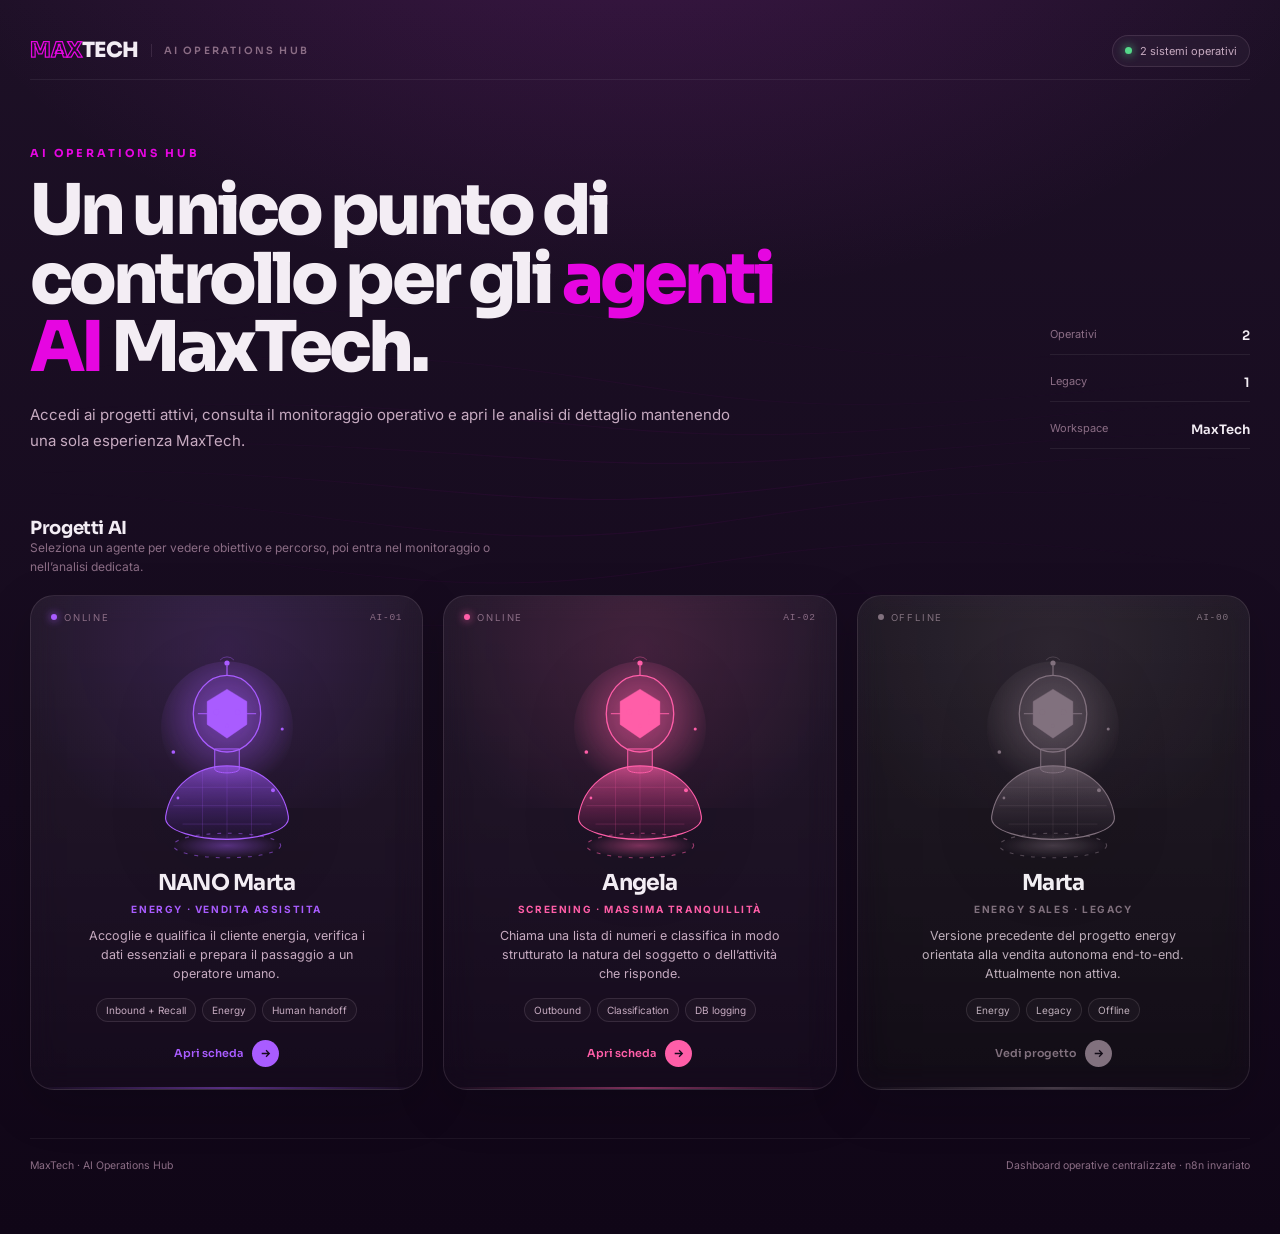
<file: index.html>
<!doctype html>
<html lang="it">
<head>
  <meta charset="utf-8">
  <meta name="viewport" content="width=device-width,initial-scale=1,viewport-fit=cover">
  <meta name="theme-color" content="#1E1127">
  <title>MaxTech · AI Operations Hub</title>
  <meta name="description" content="Hub centrale MaxTech per il monitoraggio dei progetti AI operativi.">
  <link rel="stylesheet" href="assets/css/hub.css">
</head>
<body>
<canvas id="waves" aria-hidden="true"></canvas>
<div class="page">
  <header class="global-nav">
    <div class="wordmark"><div class="wordmark-main"><span class="max">MAX</span><span class="tech">TECH</span></div><span class="wordmark-sub">AI Operations Hub</span></div>
    <div class="nav-state"><i></i>2 sistemi operativi</div>
  </header>

  <main>
    <section class="hero">
      <div class="hero-copy">
        <div class="eyebrow">AI Operations Hub</div>
        <h1>Un unico punto di controllo per gli <span>agenti AI</span> MaxTech.</h1>
        <p>Accedi ai progetti attivi, consulta il monitoraggio operativo e apri le analisi di dettaglio mantenendo una sola esperienza MaxTech.</p>
      </div>
      <div class="hero-meta" aria-label="Stato portafoglio AI">
        <div class="hero-stat"><span>Operativi</span><b>2</b></div>
        <div class="hero-stat"><span>Legacy</span><b>1</b></div>
        <div class="hero-stat"><span>Workspace</span><b>MaxTech</b></div>
      </div>
    </section>

    <section>
      <div class="section-head"><div><h2>Progetti AI</h2><p>Seleziona un agente per vedere obiettivo e percorso, poi entra nel monitoraggio o nell’analisi dedicata.</p></div></div>
      <div class="roster" id="roster"></div>
    </section>
  </main>

  <footer><span>MaxTech · AI Operations Hub</span><span>Dashboard operative centralizzate · n8n invariato</span></footer>
</div>
<div class="overlay" id="overlay" aria-modal="true" role="dialog"><div class="preview" id="preview"></div></div>
<script src="assets/js/hub.js"></script>
</body>
</html>
</file>
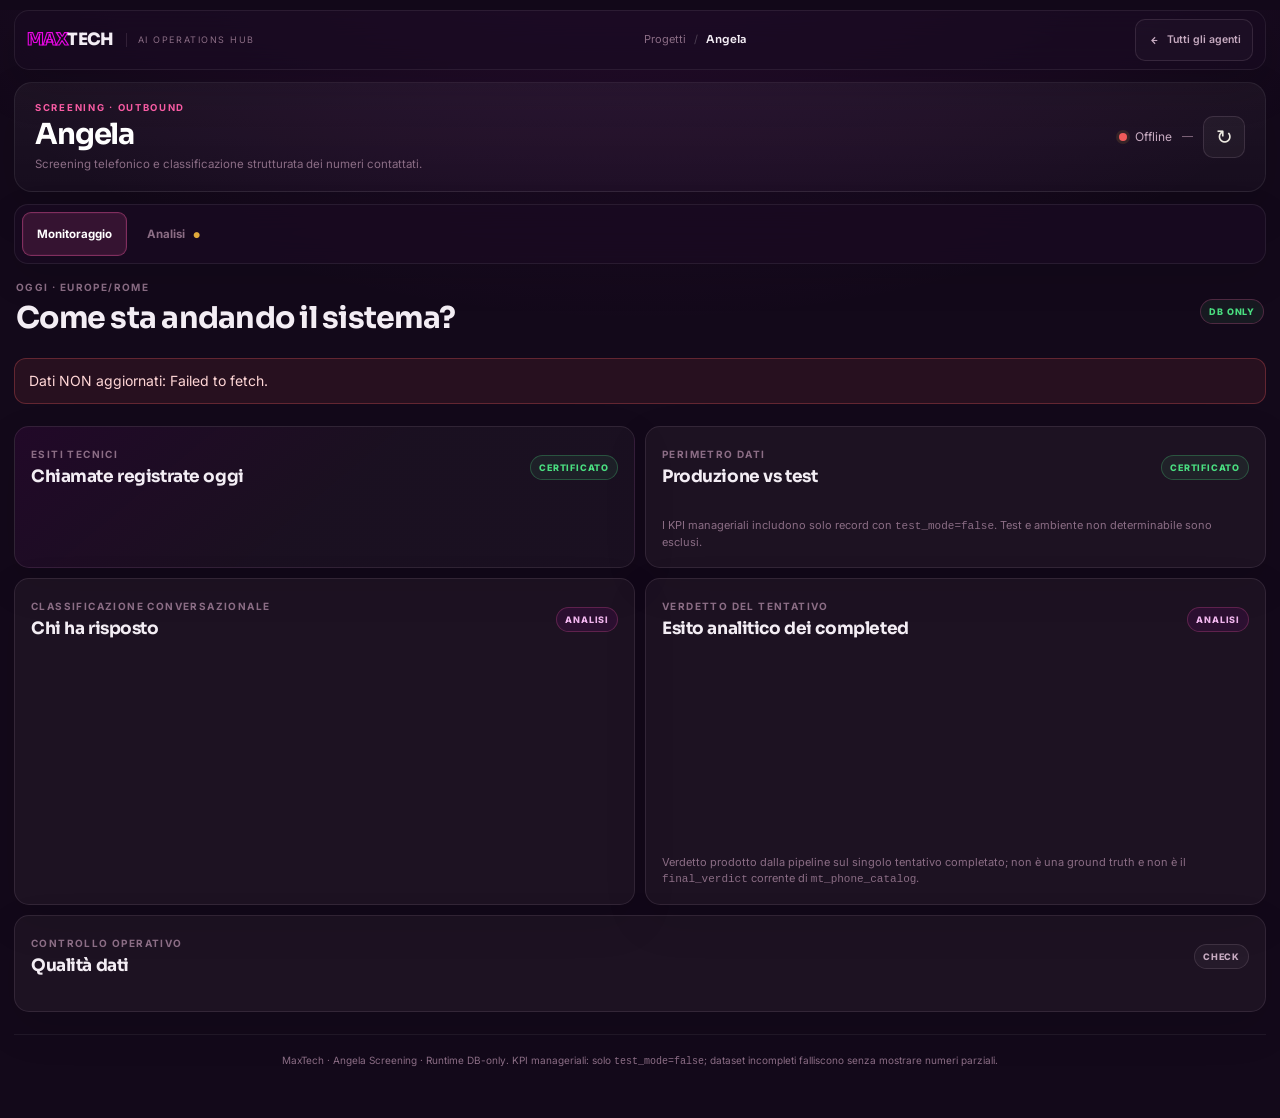
<file: projects/angela/index.html>
<!DOCTYPE html>
<html lang="it">
<head>
  <meta charset="UTF-8">
  <meta name="viewport" content="width=device-width,initial-scale=1,viewport-fit=cover">
  <meta name="theme-color" content="#1E1127">
  <title>MaxTech · Angela Screening</title>
  <link rel="stylesheet" href="assets/css/base.css">
  <link rel="stylesheet" href="../../assets/css/maxtech-shell.css">
  <link rel="stylesheet" href="../../assets/css/tag-pie.css">
</head>
<body class="project-angela" data-project="angela">
<div class="maxtech-globalbar">
  <a class="maxtech-home" href="../../index.html" aria-label="Torna a MaxTech AI Operations Hub">
    <span class="maxtech-wordmark"><span class="max">MAX</span><span class="tech">TECH</span></span>
    <span class="maxtech-hubname">AI Operations Hub</span>
  </a>
  <div class="maxtech-crumb"><span>Progetti</span><i>/</i><b>Angela</b></div>
  <a class="maxtech-back" href="../../index.html"><svg viewBox="0 0 24 24"><path d="M15 18l-6-6 6-6"/><path d="M9 12h10"/></svg><span>Tutti gli agenti</span></a>
</div>

<div class="app-shell">
  <header class="project-head">
    <div class="project-identity">
      <div class="project-kicker">Screening · Outbound</div>
      <h1>Angela</h1>
      <p>Screening telefonico e classificazione strutturata dei numeri contattati.</p>
    </div>
    <div class="top-actions">
      <span id="dataStatus" class="status-dot"><i></i><span>Caricamento</span></span>
      <span id="freshness" class="freshness">—</span>
      <button id="refreshBtn" class="icon-btn" aria-label="Aggiorna dati" title="Aggiorna dati">↻</button>
    </div>
  </header>

  <nav class="tabs" aria-label="Sezioni dashboard">
    <button class="tab-btn active" data-tab="monitoraggio">Monitoraggio</button>
    <button class="tab-btn" data-tab="analisi">Analisi <span class="lock-mark" id="lockMark">●</span></button>
  </nav>

  <main>
    <section id="tab-monitoraggio" class="tab-panel active" aria-labelledby="Monitoraggio">
      <div class="section-head">
        <div><div class="eyebrow">Oggi · Europe/Rome</div><h2>Come sta andando il sistema?</h2></div>
        <div class="trust-chip">DB ONLY</div>
      </div>
      <div id="monitorAlert" class="alert hidden"></div>
      <div id="monitorKpis" class="kpi-grid"></div>

      <div class="grid two">
        <article class="card hero-card">
          <div class="card-head"><div><span class="eyebrow">Esiti tecnici</span><h3>Chiamate registrate oggi</h3></div><span class="badge cert">CERTIFICATO</span></div>
          <div id="technicalBars" class="bars"></div>
        </article>
        <article class="card">
          <div class="card-head"><div><span class="eyebrow">Perimetro dati</span><h3>Produzione vs test</h3></div><span class="badge cert">CERTIFICATO</span></div>
          <div id="queueState" class="stack"></div>
          <p class="note">I KPI manageriali includono solo record con <code>test_mode=false</code>. Test e ambiente non determinabile sono esclusi.</p>
        </article>
      </div>

      <div class="grid two">
        <article class="card"><div class="card-head"><div><span class="eyebrow">Classificazione conversazionale</span><h3>Chi ha risposto</h3></div><span class="badge eval">ANALISI</span></div><div id="respondentList" class="rank-list"></div></article>
        <article class="card"><div class="card-head"><div><span class="eyebrow">Verdetto del tentativo</span><h3>Esito analitico dei completed</h3></div><span class="badge eval">ANALISI</span></div><div id="verdictDonut" class="donut-wrap"></div><p class="note">Verdetto prodotto dalla pipeline sul singolo tentativo completato; non è una ground truth e non è il <code>final_verdict</code> corrente di <code>mt_phone_catalog</code>.</p></article>
      </div>

      <article class="card data-quality-card">
        <div class="card-head"><div><span class="eyebrow">Controllo operativo</span><h3>Qualità dati</h3></div><span class="badge muted">CHECK</span></div>
        <div id="monitorQuality" class="quality-grid"></div>
      </article>
    </section>

    <section id="tab-analisi" class="tab-panel" aria-labelledby="Analisi">
      <div id="analysisLocked" class="lock-panel maxtech-analysis-gate">
        <div class="maxtech-gate-icon" aria-hidden="true"><svg fill="none" stroke="currentColor" stroke-linecap="round" stroke-linejoin="round" stroke-width="1.7" viewBox="0 0 24 24"><rect height="10" rx="2" width="16" x="4" y="10"></rect><path d="M8 10V7a4 4 0 0 1 8 0v3"></path></svg></div>
        <div class="maxtech-gate-kicker">Accesso riservato</div>
        <h2 class="maxtech-gate-title">Analisi protetta</h2>
        <p class="maxtech-gate-sub">Inserisci la password per accedere alla vista Analisi del progetto.</p>
        <form id="unlockForm" class="unlock-form maxtech-gate-form">
          <div class="maxtech-gate-fields"><input id="analysisPassword" class="maxtech-gate-input" type="password" autocomplete="current-password" placeholder="Password" aria-label="Password" required><button type="submit" class="primary-btn maxtech-gate-button">Sblocca</button></div>
          <div id="unlockError" class="form-error maxtech-gate-error"></div>
        </form>
      </div>

      <div id="analysisContent" class="hidden">
        <div class="section-head analysis-head">
          <div><div class="eyebrow">Analisi periodo</div><h2>Dove funziona e dove si interrompe</h2></div>
          <span class="badge cert">DB ONLY</span>
        </div>
        <div class="range-card">
          <div class="quick-ranges" id="quickRanges"><button data-days="3">3 giorni</button><button data-days="7" class="active">7 giorni</button><button data-days="14">14 giorni</button><button data-days="30">30 giorni</button></div>
          <div class="custom-range"><label>Da<input id="dateFrom" type="date"></label><label>A<input id="dateTo" type="date"></label><button id="applyRange" class="primary-btn">Applica</button></div>
        </div>
        <div id="analysisRangeUsed" class="note" style="margin:8px 0 2px">—</div>
        <div id="analysisAlert" class="alert hidden"></div>
        <div id="analysisKpis" class="kpi-grid"></div>

        <div class="grid two analysis-grid">
          <article class="card"><div class="card-head"><div><span class="eyebrow">Funnel chiamate</span><h3>Avanzamento classificazione</h3></div><span class="badge mixed">TECNICO + ANALISI</span></div><div id="funnel" class="funnel"></div><p class="note">Il funnel misura record di chiamata di produzione con <code>start_time</code> nel periodo, non clienti o journey.</p></article>
          <article class="card blockers-card"><div class="card-head"><div><span class="eyebrow">Punti di blocco</span><h3>Dove si interrompe la classificazione</h3></div></div><div id="dropoffs" class="dropoffs"></div></article>
        </div>

        <article class="card chart-card"><div class="card-head"><div><span class="eyebrow">Andamento nel tempo</span><h3>Chiamate registrate, completed, spam</h3></div></div><div class="chart-legend"><span><i class="c1"></i>Registrate</span><span><i class="c2"></i>Completati</span><span><i class="c3"></i>Spam</span></div><div id="trendChart" class="chart-scroll"><svg id="trendSvg" role="img" aria-label="Grafico andamento nel tempo"></svg></div></article>

        <div class="grid two">
          <article class="card"><div class="card-head"><div><span class="eyebrow">Finalità rilevata</span><h3>Purpose (tutti gli outcome)</h3></div><span class="badge eval">ANALISI</span></div><div id="purposeList" class="rank-list"></div></article>
          <article class="card"><div class="card-head"><div><span class="eyebrow">Categoria / settore rilevato</span><h3>Service category (tutti gli outcome)</h3></div><span class="badge eval">ANALISI</span></div><div id="serviceList" class="rank-list"></div></article>
        </div>

        <article class="card"><div class="card-head"><div><span class="eyebrow">Trend giornaliero</span><h3>Dettaglio periodo</h3></div></div><div class="table-wrap"><table><thead><tr><th>Data</th><th>Registrate</th><th>Completati</th><th>% complet.</th><th>Spam</th><th>% spam su completati</th><th>% respondent classificato</th></tr></thead><tbody id="trendTable"></tbody></table></div><div id="trendCards" class="trend-cards"></div></article>

        <article class="card data-quality-card"><div class="card-head"><div><span class="eyebrow">Copertura</span><h3>Qualità dati</h3></div></div><div id="analysisQuality" class="quality-grid"></div></article>

        <article class="card tags-card">
          <div class="card-head">
            <div><span class="eyebrow">Tag conversazione · ElevenLabs</span><h3>Distribuzione dei tag</h3></div>
            <span class="badge state">ELEVENLABS</span>
          </div>
          <div id="tagsBox" class="tags-box"></div>
          <p class="note">Unico blocco della tab che non arriva da Directus: i tag sono letti direttamente da ElevenLabs sulle conversazioni con avvio nel range. Clicca un tag per escluderlo: le percentuali si ricalcolano sui soli tag selezionati.</p>
        </article>
      </div>
    </section>
  </main>
  <footer>MaxTech · Angela Screening · Runtime DB-only. KPI manageriali: solo <code>test_mode=false</code>; dataset incompleti falliscono senza mostrare numeri parziali.</footer>
</div>
<script src="assets/js/config.js"></script>
<script src="assets/js/utils.js"></script>
<script src="../../assets/js/tag-pie.js"></script>
<script src="assets/js/monitoraggio.js"></script>
<script src="assets/js/analisi.js"></script>
<script src="assets/js/app.js"></script>
<script src="../../assets/js/maxtech-shell.js"></script>
</body></html>
</file>
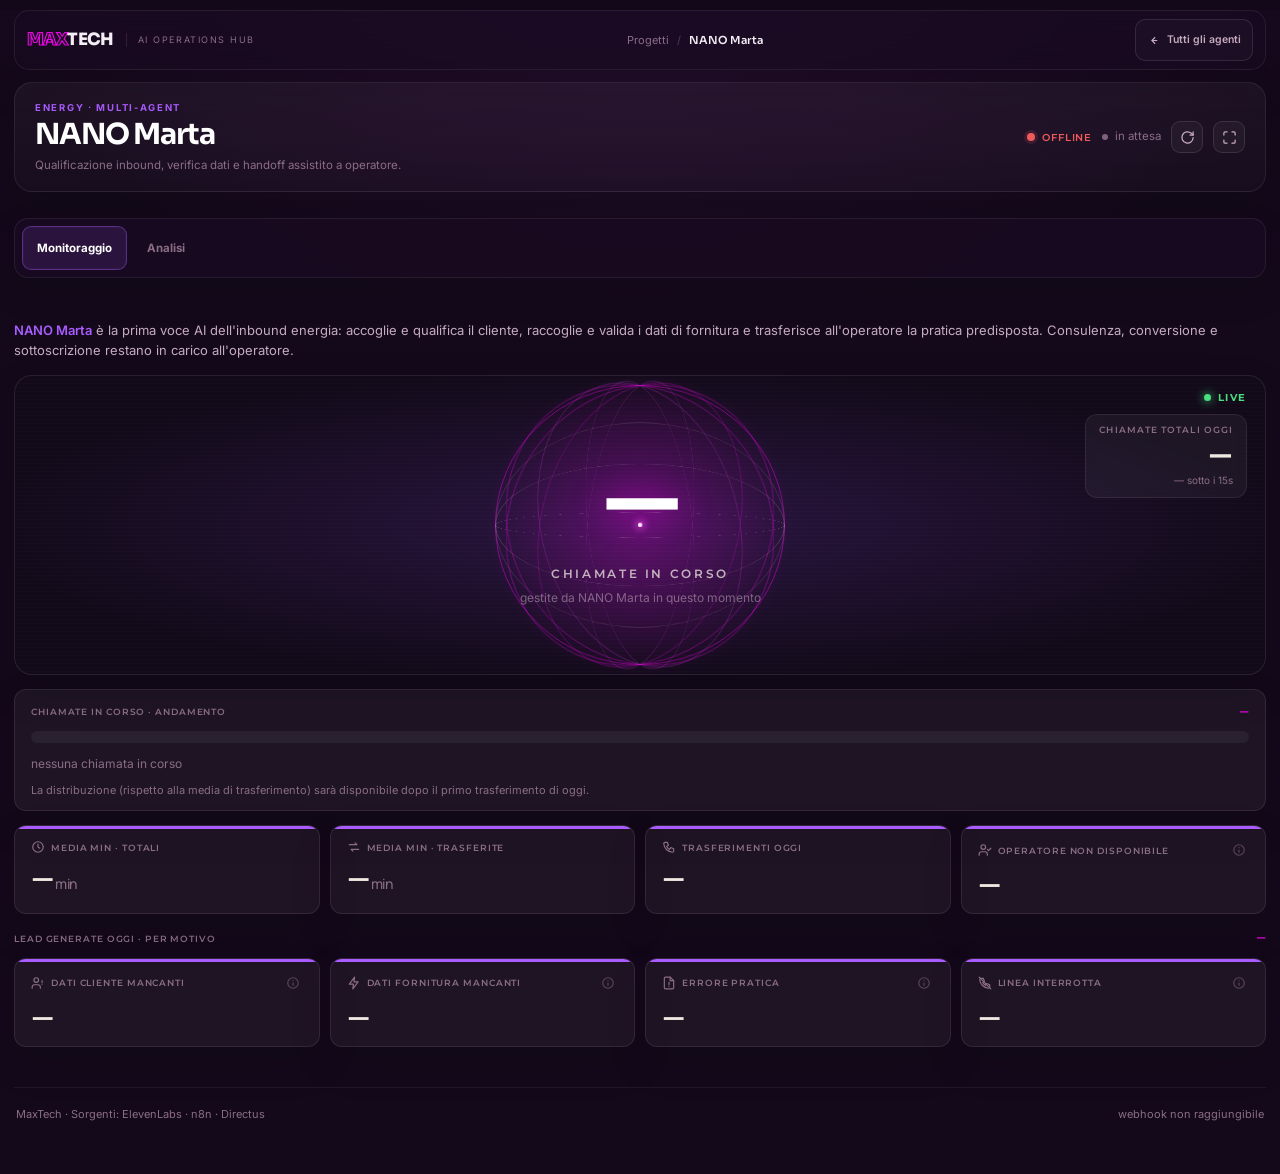
<file: projects/nano-marta/index.html>
<!DOCTYPE html>

<html lang="it">
<head>
<meta charset="utf-8"/>
<meta content="width=device-width, initial-scale=1.0, viewport-fit=cover" name="viewport"/>
<meta content="#1E1127" name="theme-color"/>
<title>MaxTech · NANO Marta · Dashboard</title>
<link href="assets/img/logo-maxtech.png" rel="icon"/>
<link href="assets/css/base.css" rel="stylesheet"/>
<link href="assets/css/tab-live.css" rel="stylesheet"/>
<link href="assets/css/tab-dettaglio.css" rel="stylesheet"/>
<link href="assets/css/data-collection.css" rel="stylesheet"/>
<link href="../../assets/css/maxtech-shell.css" rel="stylesheet"/>
<link href="../../assets/css/tag-pie.css" rel="stylesheet"/>
</head>
<body class="project-nano-marta" data-project="nano-marta">
<div class="maxtech-globalbar">
  <a class="maxtech-home" href="../../index.html" aria-label="Torna a MaxTech AI Operations Hub">
    <span class="maxtech-wordmark"><span class="max">MAX</span><span class="tech">TECH</span></span>
    <span class="maxtech-hubname">AI Operations Hub</span>
  </a>
  <div class="maxtech-crumb"><span>Progetti</span><i>/</i><b>NANO Marta</b></div>
  <a class="maxtech-back" href="../../index.html"><svg viewBox="0 0 24 24"><path d="M15 18l-6-6 6-6"/><path d="M9 12h10"/></svg><span>Tutti gli agenti</span></a>
</div>

<div class="app">
<!-- ============ header progetto ============ -->
<header class="project-head">
<div class="project-identity">
<div class="project-kicker">Energy · Multi-agent</div>
<h1>NANO Marta</h1>
<p>Qualificazione inbound, verifica dati e handoff assistito a operatore.</p>
</div>
<div class="meta">
<span class="pill" id="status">Collegamento…</span>
<span class="freshness" id="fresh"><span id="updated">in attesa</span></span>
<button aria-label="Aggiorna adesso" class="iconbtn" id="refresh" title="Aggiorna adesso"><svg class="ricon" fill="none" stroke="currentColor" stroke-linecap="round" stroke-linejoin="round" stroke-width="2" viewBox="0 0 24 24"><path d="M21 12a9 9 0 1 1-3-6.7L21 8"></path><path d="M21 3v5h-5"></path></svg></button>
<button aria-label="Schermo intero" class="iconbtn" id="fs" title="Schermo intero"><svg fill="none" stroke="currentColor" stroke-linecap="round" stroke-linejoin="round" stroke-width="2" viewBox="0 0 24 24"><path d="M8 3H5a2 2 0 0 0-2 2v3M16 3h3a2 2 0 0 1 2 2v3M8 21H5a2 2 0 0 1-2-2v-3M16 21h3a2 2 0 0 0 2-2v-3"></path></svg></button>
</div>
</header>
<!-- ============ navigazione ============ -->
<nav aria-label="Sezioni della dashboard" class="tabs" role="tablist">
<button aria-controls="panelLive" aria-selected="true" class="tab" id="tabBtnLive" role="tab">Monitoraggio</button>
<button aria-controls="panelDettaglio" aria-selected="false" class="tab" id="tabBtnDettaglio" role="tab">Analisi</button>
</nav>
<!-- ============ TAB 1 · Live Ops ============ -->
<div aria-labelledby="tabBtnLive" class="panel" id="panelLive" role="tabpanel">
<p class="context"><b>NANO Marta</b> è la prima voce AI dell'inbound energia: accoglie e qualifica il cliente, raccoglie e valida i dati di fornitura e trasferisce all'operatore la pratica predisposta. Consulenza, conversione e sottoscrizione restano in carico all'operatore.</p>
<main class="stage">
<div class="topright">
<div class="lbadge"><span class="ldot"></span> LIVE</div>
<div class="totbox">
<div class="totlabel">Chiamate totali oggi</div>
<div class="totval" id="totalCalls">—</div>
<div class="totsub"><span id="shortCalls">—</span> sotto i 15s</div>
</div>
</div>
<div class="glow"></div>
<div class="sph">
<div class="ring"></div><div class="ring"></div><div class="ring"></div><div class="ring"></div>
<div class="ring"></div><div class="ring"></div><div class="ring"></div><div class="ring"></div>
<div class="ring h"></div><div class="ring h2"></div><div class="ring h3"></div>
</div>
<div class="orb p1"></div><div class="orb p2"></div><div class="orb p3"></div>
<div class="center">
<div class="val" id="live">—</div>
<div class="llabel">Chiamate in corso</div>
<div class="lnote">gestite da NANO Marta in questo momento</div>
</div>
<div class="scan"></div>
</main>
<section class="livecalls">
<div class="lc-head">
<span class="lc-title">Chiamate in corso · andamento</span>
<span class="lc-longest" id="lcSummary">—</span>
</div>
<div class="lc-bar" id="lcBar"></div>
<div class="lc-legend2" id="lcDist"><span class="lc-empty">in attesa…</span></div>
<div class="lc-legend" id="lcLegend"></div>
</section>
<section class="kpirow">
<div class="kpi"><div class="klabel"><svg fill="none" stroke="currentColor" stroke-linecap="round" stroke-linejoin="round" stroke-width="2" viewBox="0 0 24 24"><circle cx="12" cy="12" r="9"></circle><path d="M12 7v5l3 2"></path></svg>Media min · totali</div><div class="kval"><span id="avgAll">—</span><span class="u">min</span></div></div>
<div class="kpi"><div class="klabel"><svg fill="none" stroke="currentColor" stroke-linecap="round" stroke-linejoin="round" stroke-width="2" viewBox="0 0 24 24"><path d="M4 8h13l-3-3M20 16H7l3 3"></path></svg>Media min · trasferite</div><div class="kval"><span id="avgTransf">—</span><span class="u">min</span></div></div>
<div class="kpi"><div class="klabel"><svg fill="none" stroke="currentColor" stroke-linecap="round" stroke-linejoin="round" stroke-width="2" viewBox="0 0 24 24"><path d="M5 4h4l2 5-3 2a11 11 0 0 0 5 5l2-3 5 2v4a2 2 0 0 1-2 2A16 16 0 0 1 3 6a2 2 0 0 1 2-2"></path></svg>Trasferimenti oggi</div><div class="kval" id="transfers">—</div></div>
<div class="kpi"><div class="klabel"><svg fill="none" stroke="currentColor" stroke-linecap="round" stroke-linejoin="round" stroke-width="2" viewBox="0 0 24 24"><path d="M16 21v-2a4 4 0 0 0-4-4H6a4 4 0 0 0-4 4v2M9 11a4 4 0 1 0 0-8 4 4 0 0 0 0 8M16 11l2 2 4-4"></path></svg>Operatore non disponibile<button type="button" class="kinfo" aria-label="Cos'è questa lead" data-tip-name="Operatore non disponibile" data-tip="Il cliente ha completato il percorso con Marta e ha chiesto di parlare con un operatore, ma al momento del trasferimento nessuno era libero. La pratica è pronta: manca solo il passaggio umano." data-reason="OPERATORE NON TROVATO"><svg fill="none" stroke="currentColor" stroke-linecap="round" stroke-linejoin="round" stroke-width="2" viewBox="0 0 24 24"><circle cx="12" cy="12" r="9"></circle><path d="M12 16v-4M12 8h.01"></path></svg></button></div><div class="kval" id="leadNoOperator">—</div></div>
</section>
<section class="leadrow">
<div class="leadrow-head">Lead generate oggi · per motivo<span class="leadrow-tot" id="leadTotal">—</span></div>
<div class="kpirow">
<div class="kpi"><div class="klabel"><svg fill="none" stroke="currentColor" stroke-linecap="round" stroke-linejoin="round" stroke-width="2" viewBox="0 0 24 24"><path d="M16 21v-2a4 4 0 0 0-4-4H6a4 4 0 0 0-4 4v2M9 11a4 4 0 1 0 0-8 4 4 0 0 0 0 8"></path><path d="M19 8v3M19 14h.01"></path></svg>Dati cliente mancanti<button type="button" class="kinfo" aria-label="Cos'è questa lead" data-tip-name="AIKU_Lead_dati_cliente_mancanti" data-tip="Il POD/PDR è già stato raccolto, ma in linea con Marta il cliente non ha trovato il codice fiscale. Manca il solo dato anagrafico per chiudere la pratica." data-reason="DATI CLIENTE MANCANTI"><svg fill="none" stroke="currentColor" stroke-linecap="round" stroke-linejoin="round" stroke-width="2" viewBox="0 0 24 24"><circle cx="12" cy="12" r="9"></circle><path d="M12 16v-4M12 8h.01"></path></svg></button></div><div class="kval" id="leadDatiCliente">—</div></div>
<div class="kpi"><div class="klabel"><svg fill="none" stroke="currentColor" stroke-linecap="round" stroke-linejoin="round" stroke-width="2" viewBox="0 0 24 24"><path d="M13 2 4 14h7l-1 8 9-12h-7z"></path></svg>Dati fornitura mancanti<button type="button" class="kinfo" aria-label="Cos'è questa lead" data-tip-name="AIKU_Lead_dati_fornitura_mancanti" data-tip="In linea con Marta il cliente non ha trovato POD/PDR. La lead diventa lavorabile alla data e all'ora di richiamo che il cliente stesso ha indicato." data-reason="DATI FORNITURA MANCANTI"><svg fill="none" stroke="currentColor" stroke-linecap="round" stroke-linejoin="round" stroke-width="2" viewBox="0 0 24 24"><circle cx="12" cy="12" r="9"></circle><path d="M12 16v-4M12 8h.01"></path></svg></button></div><div class="kval" id="leadDatiFornitura">—</div></div>
<div class="kpi"><div class="klabel"><svg fill="none" stroke="currentColor" stroke-linecap="round" stroke-linejoin="round" stroke-width="2" viewBox="0 0 24 24"><path d="M14 2H6a2 2 0 0 0-2 2v16a2 2 0 0 0 2 2h12a2 2 0 0 0 2-2V8z"></path><path d="M14 2v6h6M12 11v4M12 18h.01"></path></svg>Errore pratica<button type="button" class="kinfo" aria-label="Cos'è questa lead" data-tip-name="AIKU_Lead_errore_pratica" data-tip="Errore durante il controllo di fattibilità o la generazione del contratto su OneForm. La raccolta dati era completa: a fermarsi è stato il sistema, non la conversazione." data-reason="ERRORE PRATICA"><svg fill="none" stroke="currentColor" stroke-linecap="round" stroke-linejoin="round" stroke-width="2" viewBox="0 0 24 24"><circle cx="12" cy="12" r="9"></circle><path d="M12 16v-4M12 8h.01"></path></svg></button></div><div class="kval" id="leadErrorePratica">—</div></div>
<div class="kpi"><div class="klabel"><svg fill="none" stroke="currentColor" stroke-linecap="round" stroke-linejoin="round" stroke-width="2" viewBox="0 0 24 24"><path d="M5 4h4l2 5-3 2a11 11 0 0 0 5 5l2-3 5 2v4a2 2 0 0 1-2 2A16 16 0 0 1 3 6a2 2 0 0 1 2-2"></path><path d="M2 2l20 20"></path></svg>Linea interrotta<button type="button" class="kinfo" aria-label="Cos'è questa lead" data-tip-name="AIKU_Lead_linea_interrotta" data-tip="Marta ha smesso di funzionare mentre era in chiamata con il cliente. È un bug dell'agente, non un limite del cliente: è la casistica da tenere più sotto controllo." data-reason="LINEA INTERROTTA"><svg fill="none" stroke="currentColor" stroke-linecap="round" stroke-linejoin="round" stroke-width="2" viewBox="0 0 24 24"><circle cx="12" cy="12" r="9"></circle><path d="M12 16v-4M12 8h.01"></path></svg></button></div><div class="kval" id="leadLineaInterrotta">—</div></div>
</div>
</section>
</div>
<!-- ============ TAB 2 · Analisi NANO ============ -->
<div aria-labelledby="tabBtnDettaglio" class="panel" hidden="" id="panelDettaglio" role="tabpanel">
<section class="gate maxtech-analysis-gate" hidden="" id="gate">
<div class="maxtech-gate-icon" aria-hidden="true"><svg fill="none" stroke="currentColor" stroke-linecap="round" stroke-linejoin="round" stroke-width="1.7" viewBox="0 0 24 24"><rect height="10" rx="2" width="16" x="4" y="10"></rect><path d="M8 10V7a4 4 0 0 1 8 0v3"></path></svg></div>
<div class="maxtech-gate-kicker">Accesso riservato</div>
<h2 class="gate-title maxtech-gate-title">Analisi protetta</h2>
<p class="gate-sub maxtech-gate-sub">Inserisci la password per accedere alla vista Analisi del progetto.</p>
<div class="gate-form maxtech-gate-form">
<div class="maxtech-gate-fields">
<input aria-label="Password" autocomplete="current-password" class="gate-input maxtech-gate-input" id="gatePwd" placeholder="Password" type="password"/>
<button class="gate-btn maxtech-gate-button" id="gateBtn">Sblocca</button>
</div>
</div>
<p class="gate-err maxtech-gate-error" hidden="" id="gateErr">Password non corretta.</p>
</section>
<div class="gate-content analysis-shell" hidden="" id="dettaglioContent">
<div class="analysis-toolbar">
<div>
<span class="analysis-eyebrow"></span>
<h2>Analisi chiamate</h2>
<p>Volumi, avanzamento nel multi-agent, handoff, blocchi ed errori.</p>
</div>
<div class="analysis-day-filter">
<label for="analysisDate">Giorno</label>
<input id="analysisDate" type="date"/>
</div>
</div>
<nav aria-label="Navigazione analisi" class="analysis-mobile-nav">
<button type="button" data-scroll="an-sec-calls">Chiamate</button>
<button type="button" data-scroll="an-sec-funnel">Funnel</button>
<button type="button" data-scroll="an-sec-blocks">Blocchi</button>
<button type="button" data-scroll="an-sec-trend">Trend</button>
<button type="button" data-scroll="an-sec-datacoll">Raccolta dati</button>
<button type="button" data-scroll="an-sec-tags">Tag</button>
</nav>
<section class="analysis-section" id="an-sec-calls">
<div class="analysis-sechead"><div class="analysis-sectitle"><h3>Chiamate</h3><p>Fotografia del giorno selezionato</p></div><p id="analysisDayLabel">—</p></div>
<div class="analysis-grid5">
<div class="analysis-card"><div class="analysis-label">Chiamate</div><div class="analysis-value" id="calls">—</div><div class="analysis-sub">Conversazioni NANO valide in Directus</div><span class="analysis-badge cert">Certificato</span></div>
<div class="analysis-card"><div class="analysis-label">Durata media</div><div class="analysis-value" id="avgDuration">—</div><div class="analysis-sub">Solo chiamate con durata &gt; 0</div><span class="analysis-badge cert">Certificato</span></div>
<div class="analysis-card"><div class="analysis-label">Arrivate a Valentina</div><div class="analysis-value" id="valentina">—</div><div class="analysis-sub" id="valentinaPct">—</div><span class="analysis-badge cert">Certificato</span></div>
<div class="analysis-card"><div class="analysis-label">Arrivate a Marco</div><div class="analysis-value" id="marco">—</div><div class="analysis-sub" id="marcoPct">—</div><span class="analysis-badge cert">Certificato</span></div>
<div class="analysis-card analysis-card-primary"><div class="analysis-label">Richieste operatore</div><div class="analysis-value" id="handoff">—</div><div class="analysis-sub" id="handoffPct">—</div><span class="analysis-badge cert">Certificato</span></div>
</div>
</section>
<section class="analysis-section" id="an-sec-transfers">
<div class="analysis-sechead"><div class="analysis-sectitle"><h3>Trasferimenti</h3><p>Esito delle richieste di handoff del giorno selezionato</p></div></div>
<div class="analysis-grid4">
<div class="analysis-card"><div class="analysis-label">Richieste operatore</div><div class="analysis-value" id="trRequested">—</div><div class="analysis-sub">Richiesta handoff avviata</div><span class="analysis-badge cert">Certificato</span></div>
<div class="analysis-card"><div class="analysis-label">Trasferiti</div><div class="analysis-value" id="trCompleted">—</div><div class="analysis-sub">Marco transfer = success</div><span class="analysis-badge" id="trCompletedBadge">—</span></div>
<div class="analysis-card"><div class="analysis-label">Lead · operatori occupati</div><div class="analysis-value" id="trLead">—</div><div class="analysis-sub">Failure con explanation “occupat…”</div><span class="analysis-badge" id="trLeadBadge">—</span></div>
<div class="analysis-card"><div class="analysis-label">Altri fallimenti handoff</div><div class="analysis-value" id="trErrors">—</div><div class="analysis-sub" id="trErrorsSub">Failure non classificati come lead</div><span class="analysis-badge" id="trErrorsBadge">—</span></div>
</div>
<details class="analysis-transfer-note"><summary>Come leggiamo gli esiti handoff</summary><div id="transferNote">—</div></details>
</section>
<section class="analysis-section" id="an-sec-funnel">
<div class="analysis-sechead"><div class="analysis-sectitle"><span class="analysis-viewtag">Avanzamento cumulativo</span><h3>Avanzamento nel funnel</h3><p>Quante chiamate raggiungono ciascuno step. Se una chiamata arriva a uno step avanzato, gli step precedenti risultano superati.</p></div></div>
<div class="analysis-funnel" id="funnel"></div>
</section>
<section class="analysis-section analysis-break-section" id="an-sec-blocks">
<div class="analysis-sechead analysis-break-head"><div class="analysis-sectitle"><span class="analysis-viewtag">Perdita tra step</span><h3>Punti di blocco</h3><p>Vista complementare al funnel: mostra dove le chiamate si fermano prima di raggiungere lo step successivo.</p></div></div>
<div class="analysis-blockhero" id="blockHero"><div><div class="analysis-block-eyebrow">Blocco principale del giorno</div><div class="analysis-hero-title">—</div></div><div class="analysis-hero-stat"><b>—</b><span>chiamate perse</span></div><div class="analysis-hero-stat"><b>—</b><span>drop sullo step</span></div><div class="analysis-hero-stat"><b>—</b><span>quota dei no handoff</span></div></div>
<div class="analysis-flowpanel"><div class="analysis-flowhead"><div>Passaggio</div><div>Perse</div><div>Drop step</div><div>Quota no handoff</div><div>Incidenza relativa</div></div><div id="dropList"></div></div>
</section>
<section class="analysis-section" id="an-sec-errors">
<div class="analysis-sechead"><div class="analysis-sectitle"><h3>Errori</h3><p>Errori telefonici e stato corrente della pratica</p></div></div>
<div class="analysis-errorgrid">
<div class="analysis-errbox"><div class="analysis-errtop"><div><div class="analysis-label">Errori chiamata</div><strong id="callErrCount">—</strong></div><span id="callErrPct">—</span></div><div class="analysis-errlist" id="callErrList"></div></div>
<div class="analysis-errbox"><div class="analysis-errtop"><div><div class="analysis-label">Pratiche attualmente in errore</div><strong id="practiceErrCount">—</strong></div><span>calls.error · stato mutabile</span></div><div class="analysis-errlist" id="practiceErrList"></div></div>
</div>
</section>
<section class="analysis-section" id="an-sec-trend">
<div class="analysis-sechead"><div class="analysis-sectitle"><span class="analysis-viewtag">Analisi temporale</span><h3>Andamento nel tempo</h3><p>Grafico, tabella e punti di blocco usano tutti lo stesso range selezionato.</p></div><p id="rangeLabel">—</p></div>
<div class="analysis-rangebar">
<div class="analysis-quick" id="quickRange">
<button class="analysis-range-pill" data-days="3">Ultimi 3 giorni</button>
<button class="analysis-range-pill active" data-days="7">Ultimi 7 giorni</button>
<button class="analysis-range-pill" data-days="14">Ultimi 14 giorni</button>
<button class="analysis-range-pill" data-days="30">Ultimi 30 giorni</button>
<button class="analysis-range-pill" id="customToggle">Personalizzato</button>
</div>
<div class="analysis-custom-wrap">
<div class="analysis-custom-panel" id="customPanel">
<div class="analysis-custom-date"><span>Da</span><input id="rangeFrom" type="date"/></div>
<div class="analysis-custom-date"><span>A</span><input id="rangeTo" type="date"/></div>
<button class="analysis-applybtn" id="applyRange">Applica</button>
</div>
<span class="analysis-rangeinfo" id="rangeInfo">—</span>
</div>
</div>
<div class="analysis-statsstrip" id="rangeKpis"></div>
<div class="analysis-chartpanel" id="chartPanel">
<div class="analysis-chart-top"><div class="analysis-chart-title"><strong>Volumi e conversione verso operatore</strong><span>Chiamate, richieste operatore e trasferimenti nel periodo</span></div><div class="analysis-legend"><span><i class="calls-dot"></i>Chiamate</span><span><i class="requests-dot"></i>Richieste operatore</span><span><i class="transferred-dot"></i>Trasferiti</span></div></div>
<div class="analysis-chartscroll" id="chartScroll"><svg aria-label="Andamento chiamate, richieste operatore e trasferiti" id="trend" preserveaspectratio="xMidYMid meet" viewBox="0 0 1200 270"></svg></div>
<div class="analysis-scrollhint">Scorri il grafico orizzontalmente ↔</div>
<div class="analysis-charttip" id="chartTip"></div>
</div>
<div class="analysis-twocol">
<div class="analysis-tablewrap"><table><thead><tr><th>Data</th><th>Chiamate</th><th>Richieste op.</th><th>% richieste / chiamate</th><th>Trasferiti</th><th>% trasferiti / richieste</th><th>Lead</th><th>% lead / richieste</th><th>Valentina</th><th>POD/PDR</th><th>Marco</th></tr></thead><tbody id="daysBody"></tbody></table></div>
<div class="analysis-mobile-days" id="daysMobile"></div>
<div class="analysis-rankpanel"><h4>Blocchi principali del periodo</h4><div class="analysis-note">Ordinati per incidenza sulle chiamate che non arrivano alla richiesta operatore.</div><div id="rangeBlocks"></div></div>
</div>
</section>
<section class="analysis-section" id="an-sec-datacoll">
<div class="analysis-sechead"><div class="analysis-sectitle"><span class="analysis-viewtag">Raccolta dati · Directus</span><h3>Raccolta dati</h3><p>Scegli un campo: per ogni valore, quante chiamate lo hanno avuto.</p></div><p id="dcRangeLabel">—</p></div>
<div id="dcBox"></div>
</section>
<section class="analysis-section" id="an-sec-tags">
<div class="analysis-sechead"><div class="analysis-sectitle"><span class="analysis-viewtag">Tag conversazione · ElevenLabs</span><h3>Distribuzione dei tag</h3><p>Tag assegnati alle conversazioni ElevenLabs con avvio nel range selezionato. Clicca un tag per escluderlo: le percentuali si ricalcolano sui soli tag selezionati.</p></div><p id="tagsRangeLabel">—</p></div>
<div class="analysis-tagpanel"><div id="tagsBox"></div></div>
<div class="analysis-note">Unico blocco della tab che non arriva da Directus: la fonte è l'API conversazioni di ElevenLabs.</div>
</section>
<div class="analysis-quality-row"><button class="analysis-quality-btn" id="qualityBtn">Qualità dati</button><span class="analysis-quality-summary" id="qualitySummary">—</span></div>
<div class="analysis-quality" id="quality"><ul id="qualityList"></ul></div>
<div class="gate-lockrow"><button class="gate-lockbtn" id="gateLock">Blocca la sezione</button></div>
</div>
</div>
<!-- ============ footer condiviso ============ -->
<footer class="foot">
<span>MaxTech · Sorgenti: ElevenLabs · n8n · Directus</span>
<span id="mode">in collegamento</span>
</footer>
</div>
<script src="assets/js/config.js"></script>
<script src="assets/js/utils.js"></script>
<script src="assets/js/tab-live.js"></script>
<script src="../../assets/js/tag-pie.js"></script>
<script src="assets/js/data-collection.js"></script>
<script src="assets/js/tab-dettaglio.js"></script>
<script src="assets/js/app.js"></script>
<script src="../../assets/js/maxtech-shell.js"></script>
</body>
</html>
</file>
<file: assets/css/hub.css>
@import url('https://fonts.googleapis.com/css2?family=Inter:wght@400;500;600;700&family=Sora:wght@400;500;600;700;800&display=swap');

:root{
  --bg:#1E1127; --bg-deep:#100617; --panel:#281832; --panel-2:#211329;
  --text:#F3EDF4; --muted:#C7ABC1; --faint:#8B6D85; --line:rgba(199,171,193,.15);
  --brand:#E606E1; --brand-2:#BA33C8; --good:#55D98A; --warn:#E0A93B;
  --shadow:0 28px 80px rgba(7,2,11,.32);
}
*{box-sizing:border-box;margin:0;padding:0}
html{min-height:100%;background:var(--bg-deep)}
body{min-height:100vh;color:var(--text);font-family:'Inter',system-ui,-apple-system,BlinkMacSystemFont,'Segoe UI',sans-serif;background:radial-gradient(1200px 700px at 50% -10%,rgba(186,51,200,.20),transparent 60%),linear-gradient(180deg,#1d1026 0%,#150a1d 65%,#100617 100%);overflow-x:hidden}
button,a{font:inherit}
a{color:inherit;text-decoration:none}
button{color:inherit}
#waves{position:fixed;inset:0;z-index:0;pointer-events:none;opacity:.76}
.page{position:relative;z-index:2;width:min(1220px,calc(100% - 40px));margin:0 auto;padding:22px 0 62px}

/* global nav */
.global-nav{height:58px;display:flex;align-items:center;justify-content:space-between;gap:18px;border-bottom:1px solid rgba(255,255,255,.07)}
.wordmark{display:flex;align-items:center;gap:12px;font-family:'Sora',sans-serif;font-weight:800;letter-spacing:-.03em}
.wordmark-main{font-size:21px;line-height:1}.wordmark-main .max{color:transparent;-webkit-text-stroke:1.25px var(--brand)}.wordmark-main .tech{color:var(--text)}
.wordmark-sub{padding-left:12px;border-left:1px solid var(--line);font-size:10px;letter-spacing:.22em;text-transform:uppercase;color:var(--faint);font-weight:600}
.nav-state{display:inline-flex;align-items:center;gap:8px;border:1px solid var(--line);background:rgba(255,255,255,.035);border-radius:999px;padding:8px 12px;font-size:11px;color:var(--muted);backdrop-filter:blur(10px)}
.nav-state i{width:7px;height:7px;border-radius:50%;background:var(--good);box-shadow:0 0 10px var(--good)}

/* hero */
.hero{padding:68px 0 38px;display:grid;grid-template-columns:minmax(0,1fr) auto;gap:28px;align-items:end}
.hero-copy{max-width:780px}.eyebrow{font-family:'Sora',sans-serif;font-size:11px;line-height:1;text-transform:uppercase;letter-spacing:.26em;color:var(--brand);font-weight:700;margin-bottom:17px}
.hero h1{font-family:'Sora',sans-serif;font-size:clamp(38px,5.8vw,70px);line-height:.98;letter-spacing:-.055em;font-weight:800;max-width:820px}
.hero h1 span{color:var(--brand)}
.hero p{margin-top:20px;max-width:700px;font-size:15px;line-height:1.72;color:var(--muted)}
.hero-meta{display:grid;gap:9px;min-width:200px;padding-bottom:4px}
.hero-stat{display:flex;justify-content:space-between;gap:20px;padding:10px 0;border-bottom:1px solid rgba(255,255,255,.07);font-size:11px;color:var(--faint)}
.hero-stat b{font-family:'Sora',sans-serif;color:var(--text);font-size:13px;font-weight:600}

/* section */
.section-head{display:flex;justify-content:space-between;align-items:end;gap:20px;margin:26px 0 18px}
.section-head h2{font-family:'Sora',sans-serif;font-size:18px;letter-spacing:-.02em}.section-head p{font-size:12px;color:var(--faint);max-width:520px;line-height:1.55}
.roster{display:grid;grid-template-columns:repeat(3,minmax(0,1fr));gap:20px}

/* agent cards: based on the original card animation the user preferred */
.agent{--ac:var(--brand);--ac2:var(--brand-2);position:relative;min-height:488px;border:1px solid var(--line);border-radius:24px;padding:16px 20px 22px;background:linear-gradient(180deg,rgba(255,255,255,.058),rgba(255,255,255,.017));backdrop-filter:blur(14px);overflow:hidden;text-align:center;display:flex;flex-direction:column;cursor:pointer;box-shadow:0 16px 50px rgba(5,2,9,.18);transition:transform .45s cubic-bezier(.2,.9,.2,1),box-shadow .45s,border-color .45s,background .45s;opacity:0;animation:rise .8s forwards;transform-style:preserve-3d}
.agent:nth-child(1){animation-delay:.10s}.agent:nth-child(2){animation-delay:.20s}.agent:nth-child(3){animation-delay:.30s}
.agent::before{content:'';position:absolute;inset:-22% -20% auto;height:65%;background:radial-gradient(circle at 50% 50%,color-mix(in srgb,var(--ac) 18%,transparent),transparent 67%);opacity:.8;pointer-events:none}
.agent::after{content:'';position:absolute;left:0;right:0;bottom:0;height:2px;background:linear-gradient(90deg,transparent,var(--ac),transparent);opacity:.45;transition:opacity .35s}
.agent:hover{transform:translateY(-10px);border-color:color-mix(in srgb,var(--ac) 72%,white 0%);box-shadow:0 36px 90px -30px color-mix(in srgb,var(--ac) 72%,transparent)}
.agent:hover::after{opacity:1}.agent.offline{filter:saturate(.55);opacity:.68}.agent.offline:hover{transform:translateY(-5px);box-shadow:0 24px 66px -34px rgba(139,109,133,.55)}
.card-top{display:flex;align-items:center;justify-content:space-between;position:relative;z-index:4}.tag,.idno{font-size:9.5px;letter-spacing:.19em;text-transform:uppercase;color:var(--faint)}.tag{display:inline-flex;align-items:center;gap:7px}.tag i{width:6px;height:6px;border-radius:50%;background:var(--ac);box-shadow:0 0 9px var(--ac);animation:blink 2.2s infinite}.offline .tag i{background:var(--faint);box-shadow:none;animation:none}.idno{font-family:ui-monospace,SFMono-Regular,Menlo,monospace;letter-spacing:.08em}
.avatar{width:180px;height:230px;display:block;margin:14px auto 0;position:relative;z-index:2;filter:drop-shadow(0 18px 35px rgba(0,0,0,.18))}
.aname{font-family:'Sora',sans-serif;font-size:22px;font-weight:700;margin-top:2px;letter-spacing:-.035em;position:relative;z-index:3}.aalias{margin-top:7px;font-size:10px;letter-spacing:.16em;text-transform:uppercase;color:var(--ac);font-weight:700}.arole{font-size:12.5px;color:var(--muted);margin:11px auto 0;line-height:1.55;max-width:290px;min-height:58px;position:relative;z-index:3}.chips{display:flex;justify-content:center;flex-wrap:wrap;gap:6px;margin-top:14px;position:relative;z-index:3}.chip{font-size:10px;padding:5px 9px;border-radius:999px;border:1px solid var(--line);color:var(--muted);background:rgba(255,255,255,.027)}
.open{margin-top:auto;padding-top:18px;font-family:'Sora',sans-serif;font-size:11px;color:var(--ac);font-weight:600;display:flex;align-items:center;justify-content:center;gap:9px;position:relative;z-index:3}.open .circle{width:27px;height:27px;border-radius:50%;display:grid;place-items:center;background:var(--ac);transition:transform .3s}.open svg{width:13px;height:13px;fill:none;stroke:#170b20;stroke-width:2.4}.agent:hover .open .circle{transform:translateX(4px)}

/* avatar idle animation */
.av-float{animation:avfloat 4.5s ease-in-out infinite}.av-sway{transform-box:fill-box;transform-origin:50% 92%;animation:avsway 6s ease-in-out infinite}.av-aura{transform-box:fill-box;transform-origin:center;animation:avaura 4s ease-in-out infinite}.ped-spin{transform-box:fill-box;transform-origin:center;animation:pedspin 9s linear infinite}.av-p{transform-box:fill-box;transform-origin:center;animation:pfloat 5s ease-in-out infinite}.av-p2{animation-duration:6.5s;animation-delay:-2s}.av-p3{animation-duration:7.5s;animation-delay:-4s}.av-scan{animation:avscan 3.4s ease-in-out infinite}

/* overlay */
.overlay{position:fixed;inset:0;z-index:80;display:none;align-items:center;justify-content:center;padding:24px;background:rgba(10,4,15,.74);backdrop-filter:blur(18px)}.overlay.show{display:flex}
.preview{--ac:var(--brand);--acsoft:rgba(230,6,225,.14);width:min(1030px,100%);max-height:90vh;display:grid;grid-template-columns:38% 62%;border:1px solid var(--line);border-radius:26px;overflow:hidden;background:linear-gradient(180deg,rgba(43,24,55,.97),rgba(18,9,25,.98));box-shadow:var(--shadow);position:relative;transform:translateY(24px) scale(.975);opacity:0;transition:transform .4s cubic-bezier(.2,.9,.2,1),opacity .35s}.overlay.show .preview{transform:none;opacity:1}.preview::before{content:'';position:absolute;inset:0;border-radius:26px;padding:1px;background:linear-gradient(140deg,var(--ac),transparent 48%);pointer-events:none;-webkit-mask:linear-gradient(#000 0 0) content-box,linear-gradient(#000 0 0);-webkit-mask-composite:xor;mask-composite:exclude}
.preview-stage{position:relative;padding:34px 24px 28px;display:flex;flex-direction:column;align-items:center;justify-content:flex-start;background:radial-gradient(90% 60% at 50% 32%,var(--acsoft),transparent 70%);perspective:1000px}.bigav{width:218px;height:278px;transition:transform .12s ease-out;transform-style:preserve-3d}.pname{font-family:'Sora',sans-serif;font-size:25px;font-weight:800;letter-spacing:-.04em;margin-top:4px;text-align:center}.pclub{font-size:10px;letter-spacing:.18em;text-transform:uppercase;color:var(--muted);margin-top:8px;text-align:center}.pchips{display:flex;gap:6px;justify-content:center;margin-top:14px;flex-wrap:wrap}
.preview-details{position:relative;padding:31px 32px;overflow:auto}.close{position:absolute;top:18px;right:20px;width:42px;height:42px;border-radius:12px;border:1px solid var(--line);background:rgba(255,255,255,.025);color:var(--muted);font-size:19px;cursor:pointer;transition:.25s}.close:hover{border-color:var(--ac);color:#fff;transform:rotate(90deg)}
.preview-kicker{font-size:10px;letter-spacing:.18em;text-transform:uppercase;color:var(--ac);font-weight:700;margin-bottom:10px}.preview-details h2{font-family:'Sora',sans-serif;font-size:25px;letter-spacing:-.035em;margin-right:52px}.objective{font-size:14px;line-height:1.65;color:var(--muted);margin-top:10px;max-width:620px}.preview-divider{height:1px;background:rgba(255,255,255,.07);margin:24px 0}.preview-label{font-family:'Sora',sans-serif;font-size:10px;letter-spacing:.17em;text-transform:uppercase;color:var(--faint);font-weight:700;margin-bottom:12px}.steps{display:grid;gap:9px}.step{display:flex;align-items:flex-start;gap:10px;color:var(--muted);font-size:12.5px;line-height:1.5}.step .n{flex:0 0 23px;height:23px;border-radius:7px;background:color-mix(in srgb,var(--ac) 82%,white 0%);color:#16091e;display:grid;place-items:center;font-size:10px;font-weight:800}.preview-actions{display:flex;flex-wrap:wrap;gap:10px;margin-top:25px}.action{display:inline-flex;align-items:center;justify-content:center;gap:9px;min-height:44px;border-radius:11px;padding:0 15px;border:1px solid var(--line);background:rgba(255,255,255,.035);font-size:12px;font-weight:700;cursor:pointer}.action.primary{background:var(--ac);border-color:var(--ac);color:#180a20}.action:hover{transform:translateY(-1px)}.action.disabled{opacity:.45;pointer-events:none}

footer{margin-top:48px;padding-top:20px;border-top:1px solid rgba(255,255,255,.06);display:flex;justify-content:space-between;gap:16px;flex-wrap:wrap;font-size:10.5px;color:var(--faint)}

@keyframes rise{from{opacity:0;transform:translateY(24px)}to{opacity:1;transform:translateY(0)}}
@keyframes blink{0%,100%{opacity:1}50%{opacity:.34}}
@keyframes avfloat{0%,100%{transform:translateY(0)}50%{transform:translateY(-7px)}}
@keyframes avsway{0%,100%{transform:rotate(-2.2deg)}50%{transform:rotate(2.2deg)}}
@keyframes avaura{0%,100%{opacity:.45;transform:scale(1)}50%{opacity:.82;transform:scale(1.07)}}
@keyframes pedspin{to{transform:rotate(360deg)}}
@keyframes pfloat{0%,100%{transform:translateY(0);opacity:.5}50%{transform:translateY(-14px);opacity:1}}
@keyframes avscan{0%,100%{opacity:0;transform:translateY(-18px)}20%{opacity:.9}50%{opacity:.9;transform:translateY(18px)}80%{opacity:0}}

@media(max-width:980px){.hero{grid-template-columns:1fr}.hero-meta{grid-template-columns:repeat(3,1fr);min-width:0}.roster{grid-template-columns:1fr 1fr}.agent:last-child{grid-column:1/-1;max-width:520px;width:100%;justify-self:center}.preview{grid-template-columns:1fr;overflow:auto}.preview-stage{padding:26px 18px 18px}.bigav{width:176px;height:220px}.preview-details{overflow:visible}}
@media(max-width:680px){.page{width:min(100% - 28px,1220px);padding-top:max(10px,env(safe-area-inset-top));padding-bottom:max(38px,env(safe-area-inset-bottom))}.global-nav{height:auto;min-height:56px;padding:9px 0}.wordmark-sub{display:none}.nav-state{font-size:10px;padding:7px 10px}.hero{padding:42px 0 24px}.hero h1{font-size:clamp(35px,11vw,50px)}.hero p{font-size:13.5px}.hero-meta{grid-template-columns:1fr}.hero-stat{padding:7px 0}.section-head{align-items:flex-start;flex-direction:column;margin-top:18px}.roster{grid-template-columns:1fr}.agent,.agent:last-child{grid-column:auto;max-width:none;min-height:450px}.overlay{padding:10px}.preview{max-height:94vh}.preview-details{padding:24px 20px 28px}.preview-details h2{font-size:22px}.preview-stage{padding-top:22px}.bigav{width:165px;height:207px}.preview-actions{display:grid;grid-template-columns:1fr}.action{width:100%}}
@media(pointer:coarse){.agent:hover{transform:none}.agent:hover .open .circle{transform:none}}
@media(prefers-reduced-motion:reduce){*,*::before,*::after{scroll-behavior:auto!important;animation-duration:.001ms!important;animation-iteration-count:1!important;transition-duration:.001ms!important}}
</file>
<file: projects/angela/assets/css/base.css>
:root{--bg:#1E1127;--bg2:#160b1f;--panel:#281832;--panel2:#211329;--border:rgba(199,171,193,.16);--text:#EDE9E1;--dim:#C7ABC1;--faint:#8B6D85;--accent:#E606E1;--accent2:#BA33C8;--good:#4ade80;--warn:#e0a93b;--bad:#ef5a5a;--cyan:#47c7e8;--r:15px}
*{box-sizing:border-box}html,body{margin:0;min-height:100%;background:radial-gradient(900px 500px at 50% -10%,rgba(186,51,200,.13),transparent 65%),var(--bg);color:var(--text);font-family:Inter,system-ui,-apple-system,BlinkMacSystemFont,"Segoe UI",sans-serif}body{font-size:14px;line-height:1.45}.app-shell{max-width:1320px;margin:auto;padding:max(16px,env(safe-area-inset-top)) max(14px,env(safe-area-inset-right)) max(24px,env(safe-area-inset-bottom)) max(14px,env(safe-area-inset-left))}.topbar,.section-head,.card-head,.top-actions,.brand-block,.tabs,.input-row,.range-card,.quick-ranges,.custom-range,.chart-legend{display:flex;align-items:center}.topbar{justify-content:space-between;gap:16px;margin-bottom:14px}.brand-block{gap:14px}.brand-logo{width:118px;height:auto}.brand-block h1{font-size:24px;margin:1px 0 0}.eyebrow{font-size:10px;letter-spacing:.14em;text-transform:uppercase;color:var(--faint);font-weight:700}.top-actions{gap:10px;color:var(--dim)}.status-dot{display:flex;gap:8px;align-items:center;font-size:12px}.status-dot i{width:8px;height:8px;border-radius:50%;background:var(--warn);box-shadow:0 0 0 3px rgba(224,169,59,.12)}.status-dot.ok i{background:var(--good);box-shadow:0 0 0 3px rgba(74,222,128,.12)}.status-dot.off i{background:var(--bad)}.freshness{font-size:11px;color:var(--faint)}.icon-btn,.tab-btn,.quick-ranges button,.primary-btn{border:1px solid var(--border);background:rgba(237,233,225,.04);color:var(--text);border-radius:10px;cursor:pointer}.icon-btn{width:42px;height:42px;font-size:20px}.tabs{gap:6px;position:sticky;top:0;z-index:30;padding:8px;background:rgba(30,17,39,.9);backdrop-filter:blur(12px);border:1px solid var(--border);border-radius:13px;margin-bottom:18px}.tab-btn{padding:10px 16px;font-weight:700;color:var(--dim)}.tab-btn.active{background:rgba(230,6,225,.14);border-color:rgba(230,6,225,.4);color:#fff}.lock-mark{font-size:8px;color:var(--warn);margin-left:5px}.tab-panel{display:none}.tab-panel.active{display:block}.section-head{justify-content:space-between;gap:12px;margin:12px 2px 14px}.section-head h2{font-size:clamp(21px,3vw,30px);margin:3px 0}.trust-chip,.badge{font-size:9px;letter-spacing:.09em;text-transform:uppercase;border-radius:999px;padding:5px 8px;font-weight:800}.trust-chip,.badge.cert{color:var(--good);border:1px solid rgba(74,222,128,.27);background:rgba(74,222,128,.08)}.badge.eval{color:#f0b5ed;border:1px solid rgba(230,6,225,.25);background:rgba(230,6,225,.08)}.badge.state{color:var(--cyan);border:1px solid rgba(71,199,232,.25);background:rgba(71,199,232,.08)}.badge.mixed,.badge.muted{color:var(--dim);border:1px solid var(--border);background:rgba(199,171,193,.05)}.alert{padding:12px 14px;border:1px solid rgba(239,90,90,.3);background:rgba(239,90,90,.09);color:#ffd6d6;border-radius:12px;margin-bottom:12px}.hidden{display:none!important}.kpi-grid{display:grid;grid-template-columns:repeat(4,minmax(0,1fr));gap:10px;margin-bottom:10px}.kpi{background:linear-gradient(180deg,rgba(237,233,225,.055),rgba(237,233,225,.025));border:1px solid var(--border);border-radius:var(--r);padding:16px;min-height:124px}.kpi .label{color:var(--dim);font-size:12px}.kpi .value{font-weight:800;font-size:clamp(28px,4vw,38px);letter-spacing:-.04em;margin:10px 0 7px}.kpi .sub{font-size:11px;color:var(--faint)}.kpi .quality{margin-top:8px}.grid{display:grid;gap:10px;margin-bottom:10px}.grid.two{grid-template-columns:repeat(2,minmax(0,1fr))}.card{background:rgba(237,233,225,.045);border:1px solid var(--border);border-radius:var(--r);padding:16px}.hero-card{background:linear-gradient(140deg,rgba(230,6,225,.07),rgba(237,233,225,.035) 52%)}.card-head{justify-content:space-between;gap:12px;margin-bottom:14px}.card h3{font-size:17px;margin:2px 0}.note{font-size:11px;color:var(--faint);margin:12px 0 0}.bars,.rank-list,.stack,.funnel,.dropoffs{display:flex;flex-direction:column;gap:11px}.bar-row,.rank-row,.stack-row,.funnel-row,.drop-row{display:grid;grid-template-columns:minmax(100px,1fr) auto;gap:6px 10px;align-items:center}.bar-track,.rank-track,.funnel-track,.drop-track{grid-column:1/-1;height:7px;background:rgba(237,233,225,.06);border-radius:999px;overflow:hidden}.bar-fill,.rank-fill,.funnel-fill,.drop-fill{height:100%;border-radius:999px;background:linear-gradient(90deg,var(--accent2),var(--accent))}.bar-row:nth-child(2) .bar-fill,.rank-row:nth-child(2) .rank-fill{background:var(--cyan)}.bar-row:nth-child(3) .bar-fill,.rank-row:nth-child(3) .rank-fill{background:var(--warn)}.bar-row:nth-child(4) .bar-fill,.rank-row:nth-child(4) .rank-fill{background:var(--good)}.bar-value,.rank-value,.stack-value,.funnel-value,.drop-value{font-variant-numeric:tabular-nums;font-weight:800}.stack-row{padding:10px 0;border-bottom:1px solid rgba(199,171,193,.09)}.stack-row:last-child{border-bottom:0}.donut-wrap{min-height:185px;display:flex;align-items:center;justify-content:center;gap:24px}.donut{width:150px;height:150px;border-radius:50%;position:relative}.donut:after{content:"";position:absolute;inset:22px;border-radius:50%;background:var(--panel2);border:1px solid var(--border)}.donut-center{position:absolute;z-index:2;inset:0;display:flex;align-items:center;justify-content:center;flex-direction:column}.donut-center b{font-size:26px}.legend{display:flex;flex-direction:column;gap:8px;font-size:12px}.legend span{display:flex;gap:7px;align-items:center}.legend i,.chart-legend i{width:9px;height:9px;border-radius:3px;display:inline-block}.quality-grid{display:grid;grid-template-columns:repeat(4,minmax(0,1fr));gap:9px}.quality-item{padding:12px;background:rgba(0,0,0,.1);border:1px solid rgba(199,171,193,.1);border-radius:11px}.quality-item b{display:block;font-size:19px;margin-top:4px}.range-card{justify-content:space-between;gap:10px;flex-wrap:wrap;padding:10px 12px;border:1px solid var(--border);border-radius:13px;background:rgba(237,233,225,.035);margin-bottom:10px}.quick-ranges{gap:6px}.quick-ranges button{min-height:40px;padding:0 12px;color:var(--dim)}.quick-ranges button.active{color:#fff;border-color:rgba(230,6,225,.45);background:rgba(230,6,225,.12)}.custom-range{gap:8px;flex-wrap:wrap}.custom-range label{font-size:10px;color:var(--faint);text-transform:uppercase;letter-spacing:.08em}.custom-range input,.unlock-form input{display:block;margin-top:4px;background:#160b1f;border:1px solid var(--border);color:var(--text);border-radius:9px;padding:9px 10px;min-height:40px}.primary-btn{min-height:40px;padding:0 15px;background:linear-gradient(135deg,var(--accent2),var(--accent));border-color:transparent;font-weight:800}.funnel-row,.drop-row{padding:6px 0}.funnel-meta,.drop-meta{grid-column:1/-1;display:flex;gap:12px;font-size:10px;color:var(--faint)}.blockers-card{border-color:rgba(224,169,59,.22)}.drop-fill{background:linear-gradient(90deg,#9b6534,var(--warn))}.chart-card{margin-bottom:10px}.chart-legend{gap:16px;justify-content:flex-end;color:var(--dim);font-size:11px;margin:-2px 0 10px}.chart-legend span{display:flex;gap:6px;align-items:center}.chart-legend .c1{background:var(--accent)}.chart-legend .c2{background:var(--cyan)}.chart-legend .c3{background:var(--warn)}.chart-scroll{overflow-x:auto}.chart-scroll svg{display:block;width:100%;min-width:660px;height:280px}.table-wrap{overflow:auto}.table-wrap table{width:100%;border-collapse:collapse;min-width:760px}th,td{text-align:right;padding:10px 8px;border-bottom:1px solid rgba(199,171,193,.09);font-size:12px}th:first-child,td:first-child{text-align:left}th{font-size:9px;text-transform:uppercase;letter-spacing:.07em;color:var(--faint)}td{font-variant-numeric:tabular-nums}.trend-cards{display:none}.lock-panel{max-width:560px;margin:60px auto;padding:28px;border:1px solid var(--border);border-radius:18px;background:rgba(237,233,225,.04);text-align:center}.lock-icon{font-size:34px;color:var(--accent);margin-bottom:8px}.lock-panel p{color:var(--dim)}.unlock-form{text-align:left;margin-top:20px}.unlock-form label{font-size:11px;color:var(--faint)}.input-row{gap:8px}.unlock-form input{flex:1}.form-error{min-height:20px;color:#ffadad;font-size:11px;margin-top:7px}footer{margin-top:16px;color:var(--faint);font-size:10px;text-align:center;padding:10px}button:focus-visible,input:focus-visible{outline:2px solid var(--accent);outline-offset:2px}
@media(max-width:850px){.kpi-grid,.quality-grid{grid-template-columns:repeat(2,minmax(0,1fr))}.grid.two{grid-template-columns:1fr}.analysis-head{align-items:flex-start}.donut-wrap{justify-content:flex-start}}
@media(max-width:600px){.app-shell{padding-left:12px;padding-right:12px}.brand-logo{width:94px}.brand-block h1{font-size:20px}.freshness{display:none}.tabs{top:env(safe-area-inset-top)}.tab-btn{flex:1;min-height:44px}.section-head{align-items:flex-start}.kpi{min-height:112px;padding:14px}.kpi .value{font-size:30px}.card{padding:14px}.range-card{align-items:stretch}.quick-ranges{display:grid;grid-template-columns:repeat(4,1fr);width:100%}.quick-ranges button{padding:0 5px}.custom-range{display:grid;grid-template-columns:1fr 1fr;align-items:end;width:100%}.custom-range .primary-btn{grid-column:1/-1}.custom-range input{width:100%}.quality-grid{grid-template-columns:1fr 1fr}.table-wrap{display:none}.trend-cards{display:flex;flex-direction:column;gap:8px}.trend-card{border:1px solid rgba(199,171,193,.1);border-radius:11px;padding:11px}.trend-card .date{font-weight:800;margin-bottom:8px}.trend-card .mini-grid{display:grid;grid-template-columns:repeat(2,1fr);gap:8px}.trend-card span{font-size:10px;color:var(--faint)}.trend-card b{display:block;color:var(--text);font-size:15px;margin-top:2px}.donut-wrap{flex-direction:column}.top-actions{gap:6px}.status-dot span{display:none}}

.tags-card{margin-top:10px}.tags-card .tags-box{margin-top:2px}.tags-card .tagpie-foot{margin-top:14px;padding-top:10px;border-top:1px solid rgba(199,171,193,.09)}
</file>
<file: assets/css/maxtech-shell.css>
@import url('https://fonts.googleapis.com/css2?family=Inter:wght@400;500;600;700&family=Sora:wght@500;600;700;800&display=swap');

/* Shared MaxTech shell. It only styles frontend chrome; project data logic stays untouched. */
:root{--hub-bg:#1E1127;--hub-deep:#100617;--hub-panel:#281832;--hub-text:#F3EDF4;--hub-muted:#C7ABC1;--hub-faint:#8B6D85;--hub-line:rgba(199,171,193,.15);--hub-brand:#E606E1;--hub-brand2:#BA33C8;--project-accent:#E606E1}
body.project-nano-marta,body.project-angela{display:block!important;}
html{background:#13091a!important}body{min-height:100svh;background:#13091a!important;background-image:radial-gradient(1200px 700px at 50% -14%,rgba(186,51,200,.16),transparent 64%)!important;background-attachment:fixed!important;color:var(--hub-text);font-family:'Inter',system-ui,-apple-system,BlinkMacSystemFont,'Segoe UI',sans-serif!important}
.maxtech-globalbar{width:min(1320px,calc(100% - 28px));margin:max(10px,env(safe-area-inset-top)) auto 12px;min-height:56px;padding:8px 12px;display:flex;align-items:center;justify-content:space-between;gap:16px;border:1px solid rgba(255,255,255,.075);border-radius:15px;background:rgba(24,11,32,.72);backdrop-filter:blur(16px);box-shadow:0 16px 44px rgba(5,2,8,.16);position:sticky;top:max(8px,env(safe-area-inset-top));z-index:110}
.maxtech-home{display:flex;align-items:center;gap:12px;min-width:0;color:var(--hub-text);text-decoration:none}.maxtech-wordmark{font-family:'Sora',sans-serif;font-size:17px;font-weight:800;letter-spacing:-.035em;white-space:nowrap}.maxtech-wordmark .max{color:transparent;-webkit-text-stroke:1.15px var(--hub-brand)}.maxtech-wordmark .tech{color:var(--hub-text)}.maxtech-hubname{font-size:9px;letter-spacing:.17em;text-transform:uppercase;color:var(--hub-faint);padding-left:11px;border-left:1px solid var(--hub-line);white-space:nowrap}
.maxtech-crumb{display:flex;align-items:center;gap:8px;min-width:0;font-size:11px;color:var(--hub-faint)}.maxtech-crumb b{color:var(--hub-text);font-family:'Sora',sans-serif;font-size:11px;font-weight:600;overflow:hidden;text-overflow:ellipsis;white-space:nowrap}.maxtech-crumb i{font-style:normal;color:rgba(255,255,255,.22)}
.maxtech-back{display:inline-flex;align-items:center;gap:7px;min-height:42px;padding:0 11px;border:1px solid var(--hub-line);border-radius:10px;color:var(--hub-muted);text-decoration:none;font-size:10.5px;font-weight:600;background:rgba(255,255,255,.025);white-space:nowrap}.maxtech-back:hover{color:#fff;border-color:rgba(230,6,225,.48);background:rgba(230,6,225,.07)}.maxtech-back svg{width:13px;height:13px;fill:none;stroke:currentColor;stroke-width:2}

/* project containers */
body.project-nano-marta{--project-accent:#A95CFF}body.project-angela{--project-accent:#FF5EA8}
body.project-nano-marta .app,body.project-angela .app-shell{width:min(1280px,calc(100% - 28px));max-width:1280px!important;margin:0 auto!important;padding:0 0 max(46px,calc(env(safe-area-inset-bottom) + 30px))!important}body.project-nano-marta .app{min-height:0!important}
.project-head{display:flex;align-items:center;justify-content:space-between;gap:18px;padding:18px 20px;border:1px solid rgba(255,255,255,.075);border-radius:18px;background:linear-gradient(180deg,rgba(255,255,255,.045),rgba(255,255,255,.018));box-shadow:0 18px 48px rgba(6,2,9,.12);margin-bottom:12px}.project-identity{min-width:0}.project-kicker{font-size:9.5px;letter-spacing:.18em;text-transform:uppercase;color:var(--project-accent);font-weight:700;margin-bottom:4px}.project-head h1{font-family:'Sora',sans-serif!important;font-size:clamp(22px,3vw,29px)!important;letter-spacing:-.04em!important;line-height:1.08!important;margin:0!important;color:#fff}.project-head p{font-size:11.5px;color:var(--hub-faint);margin:6px 0 0;line-height:1.45}
.project-head .meta,.project-head .top-actions{margin-left:auto;justify-content:flex-end}

/* tabs share the same visual language */
body.project-nano-marta .tabs,body.project-angela .tabs{display:flex!important;gap:5px!important;position:sticky!important;top:78px!important;z-index:70!important;padding:7px!important;margin:0 0 16px!important;border:1px solid rgba(255,255,255,.075)!important;border-radius:14px!important;background:rgba(25,11,33,.90)!important;backdrop-filter:blur(15px)!important;box-shadow:0 14px 38px rgba(4,2,7,.10)!important}
body.project-nano-marta .tab,body.project-angela .tab-btn{border:1px solid transparent!important;border-radius:9px!important;min-height:44px!important;padding:9px 14px!important;font-family:'Inter',sans-serif!important;font-size:11.5px!important;font-weight:700!important;color:var(--hub-faint)!important;background:transparent!important;text-decoration:none!important}
body.project-nano-marta .tab[aria-selected='true'],body.project-angela .tab-btn.active{color:#fff!important;background:color-mix(in srgb,var(--project-accent) 13%,transparent)!important;border-color:color-mix(in srgb,var(--project-accent) 38%,transparent)!important;box-shadow:inset 0 0 0 1px color-mix(in srgb,var(--project-accent) 5%,transparent)!important}
body.project-nano-marta .tab:hover,body.project-angela .tab-btn:hover{color:var(--hub-muted)!important}

/* calm, common surface language */
body.project-nano-marta .stage,body.project-nano-marta .livecalls,body.project-nano-marta .kpi,body.project-nano-marta .analysis-card,body.project-nano-marta .analysis-chartpanel,body.project-nano-marta .analysis-flowpanel,body.project-nano-marta .analysis-errbox,body.project-nano-marta .analysis-rankpanel,
body.project-angela .card,body.project-angela .kpi,body.project-angela .range-card,body.project-angela .lock-panel{border-color:rgba(199,171,193,.13)!important;box-shadow:0 16px 44px rgba(5,2,8,.10)}
body.project-nano-marta .kpi::before{background:var(--project-accent)!important}.project-nano-marta .context b{color:var(--project-accent)!important}
body.project-angela .trust-chip,body.project-angela .badge.eval{border-color:rgba(255,94,168,.24)!important}

/* typography consistency */
body.project-nano-marta h2,body.project-nano-marta h3,body.project-angela h2,body.project-angela h3{font-family:'Sora',sans-serif;letter-spacing:-.025em}
body.project-nano-marta footer,body.project-angela footer{border-top:1px solid rgba(255,255,255,.06);padding:18px 2px 6px!important;margin-top:22px!important;color:var(--hub-faint)!important;background:transparent!important}body.project-nano-marta #panelLive{padding-bottom:4px}


/* Shared analysis access gate: identical UX for every MaxTech project. */
body.project-nano-marta #panelDettaglio .maxtech-analysis-gate,
body.project-angela .maxtech-analysis-gate{
  width:min(560px,100%)!important;
  min-height:0!important;
  margin:52px auto 28px!important;
  padding:34px 34px 30px!important;
  display:flex!important;
  flex-direction:column!important;
  align-items:center!important;
  justify-content:center!important;
  gap:0!important;
  text-align:center!important;
  border:1px solid rgba(199,171,193,.14)!important;
  border-radius:20px!important;
  background:linear-gradient(180deg,rgba(255,255,255,.050),rgba(255,255,255,.022))!important;
  box-shadow:0 24px 70px rgba(4,2,7,.20)!important;
}
body.project-nano-marta #panelDettaglio .maxtech-analysis-gate[hidden]{display:none!important}
body.project-nano-marta #panelDettaglio .maxtech-analysis-gate.hidden,
body.project-angela .maxtech-analysis-gate.hidden,
body.project-angela .maxtech-analysis-gate[hidden]{display:none!important}
.maxtech-gate-icon{
  width:52px;height:52px;display:grid;place-items:center;margin-bottom:15px;
  border-radius:15px;border:1px solid color-mix(in srgb,var(--project-accent) 32%,transparent);
  background:color-mix(in srgb,var(--project-accent) 9%,transparent);
  color:var(--project-accent);box-shadow:0 16px 38px color-mix(in srgb,var(--project-accent) 10%,transparent)
}
.maxtech-gate-icon svg{width:24px;height:24px}
.maxtech-gate-kicker{font-size:9px;line-height:1;letter-spacing:.18em;text-transform:uppercase;font-weight:800;color:var(--project-accent);margin-bottom:9px}
body.project-nano-marta #panelDettaglio .maxtech-gate-title,
body.project-angela .maxtech-gate-title{margin:0!important;font-family:'Sora',sans-serif!important;font-size:21px!important;line-height:1.15!important;font-weight:700!important;letter-spacing:-.025em!important;color:#fff!important}
body.project-nano-marta #panelDettaglio .maxtech-gate-sub,
body.project-angela .maxtech-gate-sub{max-width:390px!important;margin:9px auto 0!important;font-size:12px!important;line-height:1.55!important;color:var(--hub-faint)!important}
body.project-nano-marta #panelDettaglio .maxtech-gate-form,
body.project-angela .maxtech-gate-form{width:min(390px,100%)!important;margin:22px auto 0!important;text-align:left!important;display:block!important}
.maxtech-gate-fields{display:grid!important;grid-template-columns:minmax(0,1fr) auto!important;gap:8px!important;align-items:stretch!important;width:100%!important}
body.project-nano-marta #panelDettaglio .maxtech-gate-input,
body.project-angela .maxtech-gate-input{width:100%!important;min-width:0!important;min-height:44px!important;margin:0!important;padding:10px 12px!important;border:1px solid rgba(199,171,193,.16)!important;border-radius:10px!important;background:#160b1f!important;color:var(--hub-text)!important;font:500 13px 'Inter',sans-serif!important;box-shadow:none!important}
body.project-nano-marta #panelDettaglio .maxtech-gate-input:focus,
body.project-angela .maxtech-gate-input:focus{outline:none!important;border-color:color-mix(in srgb,var(--project-accent) 60%,transparent)!important;box-shadow:0 0 0 3px color-mix(in srgb,var(--project-accent) 14%,transparent)!important}
body.project-nano-marta #panelDettaglio .maxtech-gate-button,
body.project-angela .maxtech-gate-button{min-width:100px!important;min-height:44px!important;margin:0!important;padding:0 16px!important;border:1px solid transparent!important;border-radius:10px!important;background:linear-gradient(135deg,color-mix(in srgb,var(--project-accent) 72%,#7d35b6),var(--project-accent))!important;color:#fff!important;font:800 12px 'Inter',sans-serif!important;cursor:pointer!important;box-shadow:0 9px 24px color-mix(in srgb,var(--project-accent) 15%,transparent)!important}
body.project-nano-marta #panelDettaglio .maxtech-gate-button:hover,
body.project-angela .maxtech-gate-button:hover{filter:brightness(1.08)}
body.project-nano-marta #panelDettaglio .maxtech-gate-error,
body.project-angela .maxtech-gate-error{width:100%!important;min-height:18px!important;margin:8px 0 0!important;text-align:left!important;font-size:10.5px!important;line-height:1.4!important;color:#ffadad!important}
body.project-nano-marta #panelDettaglio .maxtech-gate-error[hidden]{visibility:hidden!important;display:block!important}

@media(max-width:600px){
  body.project-nano-marta #panelDettaglio .maxtech-analysis-gate,
  body.project-angela .maxtech-analysis-gate{margin:28px auto 20px!important;padding:28px 18px 24px!important;border-radius:17px!important}
  .maxtech-gate-icon{width:48px;height:48px;border-radius:14px;margin-bottom:13px}
  .maxtech-gate-fields{grid-template-columns:1fr!important}
  body.project-nano-marta #panelDettaglio .maxtech-gate-button,
  body.project-angela .maxtech-gate-button{width:100%!important}
}

@media(max-width:720px){.maxtech-globalbar{width:min(100% - 20px,1320px);min-height:52px;padding:7px 9px;top:max(6px,env(safe-area-inset-top))}.maxtech-hubname{display:none}.maxtech-crumb span,.maxtech-crumb i{display:none}.maxtech-back span{display:none}.maxtech-back{width:44px;min-height:44px;padding:0;justify-content:center}.project-head{padding:14px 14px;align-items:flex-start;flex-direction:column}.project-head .meta,.project-head .top-actions{margin-left:0;width:100%;justify-content:flex-start;flex-wrap:wrap}.project-head p{max-width:92%}body.project-nano-marta .tabs,body.project-angela .tabs{top:69px!important;overflow-x:auto;scrollbar-width:none}.tabs::-webkit-scrollbar{display:none}}
@media(prefers-reduced-motion:reduce){.maxtech-globalbar,*{scroll-behavior:auto!important}}
</file>
<file: assets/css/tag-pie.css>
/* ============================================================
   tag-pie.css - grafico a torta dei TAG conversazione
   Condiviso da NANO Marta e Angela. Usa solo colori propri o
   fallback, cosi' non dipende dai token del singolo progetto.
   ============================================================ */

.tagpie{
  display:grid;
  grid-template-columns:auto minmax(0,1fr);
  gap:22px;
  align-items:center;
}

/* ---------- grafico ---------- */
.tagpie-chart{ position:relative; width:170px; height:170px; flex:0 0 auto; }
.tagpie-svg{ width:100%; height:100%; display:block; }
.tagpie-slice{ transition:opacity .15s ease, stroke-width .15s ease; }
.tagpie-hl .tagpie-slice{ opacity:.28; }
.tagpie-hl .tagpie-slice.on{ opacity:1; }

.tagpie-center{
  position:absolute; inset:0;
  display:flex; flex-direction:column; align-items:center; justify-content:center;
  text-align:center; pointer-events:none;
}
.tagpie-center b{
  font-size:23px; font-weight:800; letter-spacing:-.02em;
  color:var(--an-txt, var(--txt, var(--text, #EDE9E1)));
  font-variant-numeric:tabular-nums;
}
.tagpie-center span{
  font-size:10px; margin-top:3px;
  color:var(--an-faint, var(--faint, #8B6D85));
}

/* ---------- colonna destra ---------- */
.tagpie-side{ display:flex; flex-direction:column; gap:9px; min-width:0; }

.tagpie-tools{
  display:flex; align-items:center; justify-content:space-between;
  gap:10px; flex-wrap:wrap;
}
.tagpie-selinfo{
  font-size:10.5px; letter-spacing:.04em; text-transform:uppercase; font-weight:700;
  color:var(--an-faint, var(--faint, #8B6D85));
}
.tagpie-actions{ display:flex; gap:6px; }
.tagpie-actions button{
  font:inherit; font-size:10.5px; font-weight:700; cursor:pointer;
  padding:5px 10px; border-radius:999px;
  border:1px solid var(--an-border, var(--border, rgba(199,171,193,.16)));
  background:rgba(237,233,225,.04);
  color:var(--an-dim, var(--dim, #C7ABC1));
}
.tagpie-actions button:hover{ border-color:rgba(230,6,225,.45); color:#fff; }

/* ---------- legenda cliccabile ---------- */
.tagpie-legend{
  display:flex; flex-direction:column; gap:5px;
  max-height:260px; overflow-y:auto; padding-right:2px;
}
.tagpie-item{
  display:grid;
  grid-template-columns:11px minmax(0,1fr) auto auto;
  align-items:center; gap:10px;
  width:100%; text-align:left; cursor:pointer;
  font:inherit; font-size:12px;
  padding:7px 10px; min-height:36px;
  border-radius:9px;
  border:1px solid transparent;
  background:rgba(237,233,225,.035);
  color:var(--an-txt, var(--txt, var(--text, #EDE9E1)));
  transition:background .14s ease, border-color .14s ease, opacity .14s ease;
}
.tagpie-item:hover{
  background:rgba(237,233,225,.075);
  border-color:var(--an-border, var(--border, rgba(199,171,193,.16)));
}
.tagpie-item:focus-visible{ outline:2px solid var(--accent, #E606E1); outline-offset:2px; }
.tagpie-item i{ width:11px; height:11px; border-radius:4px; display:block; }
.tagpie-name{ overflow:hidden; text-overflow:ellipsis; white-space:nowrap; }
.tagpie-pct{ font-variant-numeric:tabular-nums; font-weight:800; }
.tagpie-num{
  font-variant-numeric:tabular-nums; font-size:11px; min-width:34px; text-align:right;
  color:var(--an-faint, var(--faint, #8B6D85));
}
.tagpie-item.off{ opacity:.42; }
.tagpie-item.off i{ background:transparent !important; box-shadow:inset 0 0 0 2px currentColor; }
.tagpie-item.off .tagpie-name{ text-decoration:line-through; }

/* ---------- stati / piede ---------- */
.tagpie-foot{
  margin:12px 0 0; font-size:11px;
  color:var(--an-faint, var(--faint, #8B6D85));
}
.tagpie-empty{ display:block; }
.tagpie-msg{
  margin:0; font-size:12px; padding:14px 2px;
  color:var(--an-faint, var(--faint, #8B6D85));
}

@media (max-width:760px){
  .tagpie{ grid-template-columns:1fr; justify-items:center; gap:16px; }
  .tagpie-chart{ width:150px; height:150px; }
  .tagpie-side{ width:100%; }
  .tagpie-legend{ max-height:none; }
  .tagpie-item{ min-height:42px; }
}
</file>
<file: projects/nano-marta/assets/css/base.css>
/* ============================================================
   base.css - token di brand, impaginazione, header, tab, footer
   Condiviso da tutte le tab della dashboard.
   ============================================================ */

@import url("https://fonts.googleapis.com/css2?family=Inter:wght@400;500;600;700&family=Manrope:wght@500;600;700;800&family=Montserrat:wght@500;600;700&display=swap");

:root{
  /* MaxTech - palette brand (scura) */
  --bg:#1E1127; --bg2:#160b1f;
  --elev:rgba(237,233,225,0.05); --border:rgba(199,171,193,0.16); --soft:rgba(199,171,193,0.11);
  --txt:#EDE9E1; --dim:#C7ABC1; --faint:#8B6D85;
  --accent:#E606E1; --accent2:#BA33C8; --plum:#693572;
  --good:#4ade80; --goodbg:rgba(74,222,128,.14);
  --warn:#e0a93b; --warnbg:rgba(224,169,59,.14);
  --bad:#ef5a5a;  --badbg:rgba(239,90,90,.14);

  /* sfera della tab live */
  --sph: clamp(170px, 38vmin, 290px);
  --r1: calc(var(--sph) * 0.52); --r2: calc(var(--sph) * 0.57); --r3: calc(var(--sph) * 0.47);
}

*{ box-sizing:border-box; margin:0; padding:0; }
html,body{ height:100%; }
body{
  background: radial-gradient(1000px 520px at 50% -12%, rgba(186,51,200,.12), transparent 60%), var(--bg);
  color:var(--txt); font-family:'Inter',system-ui,-apple-system,sans-serif;
  font-size:13px; line-height:1.5; -webkit-font-smoothing:antialiased;
  display:flex; justify-content:center; overscroll-behavior:none;
}
.app{
  width:100%; max-width:1280px; min-height:100vh; min-height:100svh;
  display:flex; flex-direction:column;
  padding:clamp(12px,2.4vw,24px); gap:clamp(10px,1.6vw,14px);
}

/* ---------- header ---------- */
.top{ display:flex; align-items:flex-start; justify-content:space-between; gap:12px; flex-wrap:wrap; }
.brand{ display:flex; flex-direction:column; }
.logo-img{ height:clamp(13px,1.7vw,18px); width:auto; display:block; }
.lsub{ font-family:'Montserrat',sans-serif; font-weight:600; font-size:10px; color:var(--faint); text-transform:uppercase; letter-spacing:.15em; margin-top:13px; }
.meta{ display:flex; align-items:center; gap:10px; font-size:12px; color:var(--dim); flex-wrap:wrap; }

.pill{ display:inline-flex; align-items:center; gap:7px; font-family:'Montserrat',sans-serif; font-size:10px; font-weight:600; text-transform:uppercase; letter-spacing:.08em; color:var(--good); }
.pill::before{ content:''; width:8px; height:8px; border-radius:50%; background:var(--good); box-shadow:0 0 0 3px var(--goodbg); }
.pill.demo{ color:var(--warn); } .pill.demo::before{ background:var(--warn); box-shadow:0 0 0 3px var(--warnbg); }
.pill.off{ color:var(--bad); }   .pill.off::before{  background:var(--bad);  box-shadow:0 0 0 3px var(--badbg); }

.freshness{ display:inline-flex; align-items:center; gap:7px; font-size:11.5px; color:var(--faint); font-variant-numeric:tabular-nums; }
.freshness::before{ content:''; width:6px; height:6px; border-radius:50%; background:var(--good); box-shadow:0 0 8px var(--good); opacity:.9; animation:dot 1.8s ease-in-out infinite; }
.freshness.stale::before{ background:var(--faint); box-shadow:none; animation:none; }

.iconbtn{ width:32px; height:32px; display:inline-flex; align-items:center; justify-content:center; background:rgba(237,233,225,.04); border:1px solid var(--border); border-radius:9px; color:var(--dim); cursor:pointer; }
.iconbtn:hover{ border-color:var(--accent); color:var(--txt); }
.iconbtn:focus-visible{ outline:none; border-color:var(--accent); box-shadow:0 0 0 3px rgba(230,6,225,.25); }
.iconbtn svg{ width:15px; height:15px; }
.ricon.spinning{ animation:rspin .8s linear infinite; }

@keyframes rspin{ to{ transform:rotate(360deg); } }
@keyframes dot{ 0%,100%{opacity:1;transform:scale(1);} 50%{opacity:.4;transform:scale(.65);} }

/* ---------- tab ---------- */
.tabs{ display:flex; gap:4px; border-bottom:1px solid var(--soft); }
.tab{ appearance:none; background:none; border:none; border-bottom:2px solid transparent; padding:10px 14px; font-family:'Inter',sans-serif; font-size:13px; font-weight:500; color:var(--faint); cursor:pointer; }
.tab:hover{ color:var(--dim); }
.tab[aria-selected="true"]{ color:var(--txt); border-bottom-color:var(--accent); }
.tab:focus-visible{ outline:none; box-shadow:0 0 0 3px rgba(230,6,225,.25); border-radius:6px 6px 0 0; }

.panel{ display:flex; flex-direction:column; flex:1 1 auto; gap:clamp(10px,1.6vw,14px); }
.panel[hidden]{ display:none; }

/* ---------- footer ---------- */
.foot{ font-size:11px; color:var(--faint); display:flex; justify-content:space-between; flex-wrap:wrap; gap:8px; }

@media (prefers-reduced-motion: reduce){
  .ricon.spinning,.freshness::before{ animation:none !important; }
}
</file>
<file: projects/nano-marta/assets/css/tab-live.css>
/* ============================================================
   tab-live.css - tab "Live Ops": sfera, chiamate in corso, KPI
   ============================================================ */

.context{ margin-top:clamp(6px,1.2vw,12px); font-size:clamp(12px,1.4vw,13px); color:var(--dim); line-height:1.55; }
.context b{ color:var(--accent); font-weight:600; }

/* ---------- palco con la sfera ---------- */
.stage{
  position:relative; flex:1 1 auto; min-height:300px;
  background:radial-gradient(ellipse at center,#2A1540 0%,#120a19 74%);
  border:1px solid rgba(199,171,193,.10); border-radius:18px;
  overflow:hidden; isolation:isolate; display:flex; align-items:center; justify-content:center;
}
.lbadge{ position:absolute; top:16px; right:18px; z-index:20; display:inline-flex; align-items:center; gap:7px; font-family:'Montserrat',sans-serif; font-size:10px; font-weight:700; letter-spacing:.16em; color:var(--good); }
.ldot{ width:7px; height:7px; border-radius:50%; background:var(--good); box-shadow:0 0 10px var(--good); animation:dot 1.4s ease-in-out infinite; }

.topright{ position:absolute; top:14px; right:18px; z-index:20; display:flex; flex-direction:column; align-items:flex-end; gap:9px; }
.topright .lbadge{ position:static; top:auto; right:auto; }
.totbox{ background:rgba(237,233,225,.05); border:1px solid var(--soft); border-radius:12px; padding:8px 13px 9px; text-align:right; -webkit-backdrop-filter:blur(6px); backdrop-filter:blur(6px); }
.totlabel{ font-family:'Montserrat',sans-serif; font-size:9px; font-weight:600; text-transform:uppercase; letter-spacing:.12em; color:var(--faint); white-space:nowrap; }
.totval{ font-family:'Manrope',sans-serif; font-weight:800; font-size:clamp(22px,3.2vw,32px); line-height:1.15; color:var(--txt); font-variant-numeric:tabular-nums; }
.totsub{ font-size:10px; color:var(--faint); white-space:nowrap; }

.glow{ position:absolute; width:calc(var(--sph) * 1.25); height:calc(var(--sph) * 1.25); border-radius:50%; background:radial-gradient(circle,rgba(230,6,225,.30) 0%,transparent 60%); z-index:0; animation:glow 4s ease-in-out infinite; }
@keyframes glow{ 0%,100%{opacity:.55;transform:scale(1);} 50%{opacity:1;transform:scale(1.07);} }

.sph{ position:absolute; width:var(--sph); height:var(--sph); transform-style:preserve-3d; transform:rotateY(0) rotateX(15deg); animation:rot 26s linear infinite; }
@keyframes rot{ from{transform:rotateY(0) rotateX(15deg);} to{transform:rotateY(360deg) rotateX(15deg);} }
.ring{ position:absolute; inset:0; border:1px solid rgba(230,6,225,.5); border-radius:50%; transform-style:preserve-3d; }
.ring:nth-child(1){ transform:rotateY(0); }
.ring:nth-child(2){ transform:rotateY(22deg); border-color:rgba(230,6,225,.4); }
.ring:nth-child(3){ transform:rotateY(45deg); border-color:rgba(186,51,200,.36); }
.ring:nth-child(4){ transform:rotateY(68deg); border-color:rgba(186,51,200,.28); }
.ring:nth-child(5){ transform:rotateY(90deg); border-color:rgba(186,51,200,.22); }
.ring:nth-child(6){ transform:rotateY(112deg); border-color:rgba(186,51,200,.28); }
.ring:nth-child(7){ transform:rotateY(135deg); border-color:rgba(230,6,225,.32); }
.ring:nth-child(8){ transform:rotateY(158deg); border-color:rgba(230,6,225,.4); }
.ring.h{  transform:rotateX(70deg); border-color:rgba(199,171,193,.30); }
.ring.h2{ transform:rotateX(50deg); border-color:rgba(199,171,193,.22); }
.ring.h3{ transform:rotateX(30deg); border-color:rgba(199,171,193,.16); }

.orb{ position:absolute; width:5px; height:5px; background:var(--accent); border-radius:50%; box-shadow:0 0 10px var(--accent); z-index:3; }
.orb.p1{ animation:o1 8s linear infinite; }
.orb.p2{ animation:o2 11s linear infinite; background:var(--accent2); box-shadow:0 0 10px var(--accent2); }
.orb.p3{ animation:o3 14s linear infinite; background:#fff; box-shadow:0 0 8px #fff; width:4px; height:4px; }
@keyframes o1{ from{transform:rotate(0) translateX(var(--r1)) rotate(0);} to{transform:rotate(360deg) translateX(var(--r1)) rotate(-360deg);} }
@keyframes o2{ from{transform:rotate(120deg) translateX(var(--r2)) rotate(-120deg);} to{transform:rotate(480deg) translateX(var(--r2)) rotate(-480deg);} }
@keyframes o3{ from{transform:rotate(240deg) translateX(var(--r3)) rotate(-240deg);} to{transform:rotate(600deg) translateX(var(--r3)) rotate(-600deg);} }

.center{ position:relative; z-index:5; text-align:center; pointer-events:none; }
.val{ font-family:'Manrope',sans-serif; font-weight:800; font-size:clamp(54px,12vmin,118px); line-height:1; color:#fff; letter-spacing:-.04em; text-shadow:0 0 32px rgba(230,6,225,.55); font-variant-numeric:tabular-nums; }
.val.bump{ animation:bump .5s ease; }
@keyframes bump{ 0%{transform:scale(1);} 45%{transform:scale(1.12);} 100%{transform:scale(1);} }
.llabel{ margin-top:14px; font-family:'Montserrat',sans-serif; font-size:clamp(10px,1.4vw,12px); font-weight:600; text-transform:uppercase; letter-spacing:.22em; color:rgba(237,233,225,.75); }
.lnote{ margin-top:6px; font-size:clamp(11px,1.3vw,12px); color:rgba(199,171,193,.55); }
.scan{ position:absolute; inset:0; background:repeating-linear-gradient(to bottom,transparent 0,transparent 3px,rgba(255,255,255,.015) 3px,rgba(255,255,255,.015) 4px); pointer-events:none; z-index:2; }

/* ---------- chiamate in corso ---------- */
.livecalls{ background:var(--elev); border:1px solid var(--soft); border-radius:12px; padding:12px 16px; }
.lc-head{ display:flex; align-items:center; justify-content:space-between; gap:10px; margin-bottom:10px; flex-wrap:wrap; }
.lc-title{ font-family:'Montserrat',sans-serif; font-size:9px; font-weight:600; text-transform:uppercase; letter-spacing:.1em; color:var(--faint); }
.lc-longest{ font-family:'Manrope',sans-serif; font-size:13px; font-weight:700; color:var(--accent); font-variant-numeric:tabular-nums; }
.lc-bar{ display:flex; height:12px; border-radius:6px; overflow:hidden; background:rgba(237,233,225,.06); }
.lc-seg{ height:100%; transition:width .4s ease; }
.lc-legend2{ display:flex; flex-wrap:wrap; gap:8px 18px; margin-top:12px; }
.lc-li{ display:flex; align-items:center; gap:8px; font-size:12px; color:var(--dim); }
.lc-li .d{ width:10px; height:10px; border-radius:3px; flex:0 0 auto; }
.lc-li b{ color:var(--txt); font-family:'Manrope',sans-serif; font-weight:700; font-variant-numeric:tabular-nums; }
.lc-empty{ font-size:12px; color:var(--faint); }
.lc-legend{ margin-top:10px; font-size:11px; color:var(--faint); line-height:1.4; }
.lc-legend .lc-th{ color:var(--accent); font-weight:600; font-variant-numeric:tabular-nums; }

/* ---------- KPI ---------- */
.kpirow{ display:grid; grid-template-columns:repeat(auto-fit,minmax(140px,1fr)); gap:10px; }
.kpi{ background:var(--elev); border:1px solid var(--soft); border-radius:12px; padding:14px 16px; position:relative; overflow:hidden; }
.kpi::before{ content:''; position:absolute; top:0; left:0; right:0; height:3px; background:var(--accent); }
.klabel{ font-family:'Montserrat',sans-serif; font-size:9px; font-weight:600; text-transform:uppercase; letter-spacing:.1em; color:var(--faint); margin-bottom:9px; display:flex; align-items:center; gap:6px; }
.klabel svg{ width:14px; height:14px; }
.kval{ font-family:'Manrope',sans-serif; font-size:clamp(24px,4vw,30px); font-weight:700; letter-spacing:-.02em; line-height:1; font-variant-numeric:tabular-nums; color:var(--txt); }
.kval .u{ font-size:14px; color:var(--faint); font-weight:500; margin-left:2px; }

@media (prefers-reduced-motion: reduce){
  .sph,.orb,.glow,.ldot,.val.bump{ animation:none !important; }
}
@media (max-width:640px){
  .topright{ top:10px; right:10px; gap:6px; }
  .totbox{ padding:6px 9px 7px; }
  .totval{ font-size:20px; }
  .totsub{ font-size:9px; }
}

/* ---------- riga lead per motivo ---------- */
.leadrow{ display:flex; flex-direction:column; gap:10px; }
.leadrow-head{ display:flex; align-items:baseline; justify-content:space-between; gap:10px; font-family:'Montserrat',sans-serif; font-size:9px; font-weight:600; text-transform:uppercase; letter-spacing:.1em; color:var(--faint); }
.leadrow-tot{ font-family:'Manrope',sans-serif; font-size:13px; font-weight:700; letter-spacing:0; text-transform:none; color:var(--accent); font-variant-numeric:tabular-nums; }

/* ---------- pulsante info + tooltip ---------- */
.kinfo{ margin-left:auto; flex:0 0 auto; display:inline-flex; align-items:center; justify-content:center; width:20px; height:20px; padding:0; border:0; border-radius:50%; background:transparent; color:var(--faint); cursor:pointer; opacity:.55; transition:opacity .15s ease, color .15s ease, background .15s ease; -webkit-tap-highlight-color:transparent; }
.kinfo svg{ width:14px; height:14px; }
.kpi:hover .kinfo{ opacity:.9; }
.kinfo:hover,.kinfo:focus-visible{ opacity:1; color:var(--accent); background:rgba(230,6,225,.10); outline:none; }
.kinfo:focus-visible{ box-shadow:0 0 0 2px rgba(230,6,225,.45); }

.ktip{ position:fixed; z-index:120; max-width:min(320px,calc(100vw - 20px)); padding:12px 14px; border-radius:11px; background:#1A0F1A; border:1px solid rgba(230,6,225,.30); box-shadow:0 14px 34px rgba(0,0,0,.55); pointer-events:none; }
.ktip[hidden]{ display:none; }
.ktip b{ display:block; font-family:'Montserrat',sans-serif; font-size:9.5px; font-weight:700; letter-spacing:.06em; text-transform:none; color:var(--accent); word-break:break-word; }
.ktip p{ margin:7px 0 0; font-size:12.5px; line-height:1.45; color:var(--txt); }
.ktip code{ display:block; margin-top:9px; padding-top:8px; border-top:1px solid rgba(199,171,193,.14); font-size:10.5px; color:var(--faint); }
</file>
<file: projects/nano-marta/assets/css/tab-dettaglio.css>
/* ============================================================
   tab-dettaglio.css - Analisi NANO
   Tutto e' volutamente scoped dentro #panelDettaglio per non
   contaminare la tab Live Ops o il guscio condiviso.
   ============================================================ */

#panelDettaglio{
  --an-panel:rgba(237,233,225,.05);
  --an-panel2:rgba(237,233,225,.032);
  --an-soft:rgba(199,171,193,.08);
  --an-border:rgba(199,171,193,.16);
  --an-txt:#F1EDF0;
  --an-dim:#D0B9CB;
  --an-faint:#987E93;
  --an-magenta:#FF4FD8;
  --an-violet:#7B68FF;
  --an-violet2:#A68CFF;
  --an-good:#62D68A;
  --an-goodbg:rgba(98,214,138,.11);
  --an-warn:#F0B44E;
  --an-warnbg:rgba(240,180,78,.11);
  --an-bad:#F06A6A;
  --an-badbg:rgba(240,106,106,.11);
  min-width:0;
}
#panelDettaglio button,#panelDettaglio input{font:inherit}
#panelDettaglio .analysis-shell{display:flex;flex-direction:column;gap:20px;min-width:0}
#panelDettaglio .analysis-shell[hidden]{display:none}
#panelDettaglio .analysis-toolbar{display:flex;justify-content:space-between;align-items:flex-end;gap:16px;flex-wrap:wrap;padding:2px 1px 0}
#panelDettaglio .analysis-toolbar h2{font:800 20px/1.15 'Manrope',sans-serif;letter-spacing:-.02em}
#panelDettaglio .analysis-toolbar p{font-size:11.5px;color:var(--an-faint);margin-top:4px}
#panelDettaglio .analysis-eyebrow{display:block;font:700 8.5px 'Montserrat',sans-serif;letter-spacing:.11em;text-transform:uppercase;color:var(--an-faint);margin-bottom:5px}
#panelDettaglio .analysis-day-filter{display:flex;align-items:center;gap:8px;background:var(--an-panel);border:1px solid var(--an-border);border-radius:10px;padding:7px 10px}
#panelDettaglio .analysis-day-filter label{font-size:11px;color:var(--an-faint)}
#panelDettaglio input[type=date]{background:transparent;border:0;color:var(--an-txt);font:600 12px 'Inter',sans-serif;outline:none;color-scheme:dark}

/* mobile internal navigation */
#panelDettaglio .analysis-mobile-nav{display:none;gap:5px;overflow-x:auto;scrollbar-width:none;-webkit-overflow-scrolling:touch}
#panelDettaglio .analysis-mobile-nav::-webkit-scrollbar{display:none}
#panelDettaglio .analysis-mobile-nav button{flex:0 0 auto;appearance:none;color:var(--an-dim);border:1px solid var(--an-soft);background:rgba(237,233,225,.035);border-radius:999px;padding:8px 12px;font-size:10.5px;font-weight:600;cursor:pointer}

#panelDettaglio .analysis-section{display:flex;flex-direction:column;gap:11px;scroll-margin-top:64px}
#panelDettaglio .analysis-sechead{display:flex;justify-content:space-between;align-items:flex-end;gap:12px;flex-wrap:wrap}
#panelDettaglio .analysis-sectitle{display:flex;flex-direction:column;gap:3px;max-width:850px}
#panelDettaglio .analysis-sechead h3{font:700 15px 'Manrope',sans-serif}
#panelDettaglio .analysis-sechead p,#panelDettaglio .analysis-sectitle p{font-size:11.5px;color:var(--an-faint)}
#panelDettaglio .analysis-viewtag{display:inline-flex;width:max-content;padding:3px 7px;border-radius:999px;border:1px solid var(--an-soft);background:rgba(255,255,255,.025);font:700 8px 'Montserrat',sans-serif;letter-spacing:.08em;text-transform:uppercase;color:var(--an-faint);margin-bottom:3px}

#panelDettaglio .analysis-grid5{display:grid;grid-template-columns:repeat(5,minmax(150px,1fr));gap:10px}
#panelDettaglio .analysis-grid4{display:grid;grid-template-columns:repeat(4,minmax(180px,1fr));gap:10px}
#panelDettaglio .analysis-card{background:var(--an-panel);border:1px solid var(--an-soft);border-radius:14px;padding:15px 16px;min-width:0}
#panelDettaglio .analysis-card-primary{border-color:rgba(230,6,225,.18);background:linear-gradient(135deg,rgba(230,6,225,.06),rgba(237,233,225,.035))}
#panelDettaglio .analysis-label{font-size:11.5px;font-weight:600;color:var(--an-dim)}
#panelDettaglio .analysis-value{font:800 clamp(26px,3vw,35px)/1.05 'Manrope',sans-serif;letter-spacing:-.025em;font-variant-numeric:tabular-nums;margin-top:11px}
#panelDettaglio .analysis-value.nd{color:var(--an-faint);font-size:29px}
#panelDettaglio .analysis-sub{margin-top:5px;font-size:11px;color:var(--an-faint);min-height:16px}
#panelDettaglio .analysis-badge{display:inline-flex;align-items:center;border:1px solid var(--an-border);border-radius:999px;padding:2px 5px;font:700 7.5px/1 'Montserrat',sans-serif;text-transform:uppercase;letter-spacing:.075em;color:var(--an-faint);margin-top:7px;min-height:16px}
#panelDettaglio .analysis-badge.cert{color:var(--an-good);border-color:rgba(98,214,138,.2);background:var(--an-goodbg)}
#panelDettaglio .analysis-badge.conv{color:var(--an-warn);border-color:rgba(240,180,78,.2);background:var(--an-warnbg)}
#panelDettaglio .analysis-badge.nd{color:var(--an-faint)}
#panelDettaglio .analysis-transfer-note{padding:9px 11px;border:1px solid var(--an-soft);border-radius:10px;background:var(--an-panel2);font-size:11px;color:var(--an-faint)}
#panelDettaglio .analysis-transfer-note summary{cursor:pointer;color:var(--an-dim);font-weight:600}
#panelDettaglio .analysis-transfer-note div{padding-top:7px}

/* funnel */
#panelDettaglio .analysis-funnel{background:var(--an-panel);border:1px solid var(--an-soft);border-radius:14px;overflow:hidden}
#panelDettaglio .analysis-frow{display:grid;grid-template-columns:minmax(220px,1.75fr) 88px 90px 92px minmax(160px,1.3fr);align-items:center;gap:12px;padding:12px 15px;border-top:1px solid var(--an-soft)}
#panelDettaglio .analysis-frow:first-child{border-top:0}
#panelDettaglio .analysis-fname{display:flex;align-items:center;gap:9px;min-width:0}
#panelDettaglio .analysis-stepno{width:22px;height:22px;border-radius:7px;background:rgba(230,6,225,.10);color:var(--accent);display:inline-flex;align-items:center;justify-content:center;font:700 10px 'Manrope',sans-serif;flex:none}
#panelDettaglio .analysis-fname strong{font-size:12.5px;font-weight:600}
#panelDettaglio .analysis-fnum,#panelDettaglio .analysis-fpc{font-variant-numeric:tabular-nums;text-align:right}
#panelDettaglio .analysis-fnum{font:700 18px 'Manrope',sans-serif}
#panelDettaglio .analysis-fpc{font-size:11px;color:var(--an-faint)}
#panelDettaglio .analysis-bar{height:8px;background:rgba(199,171,193,.09);border-radius:999px;overflow:hidden}
#panelDettaglio .analysis-bar i{display:block;height:100%;border-radius:999px;background:linear-gradient(90deg,var(--an-violet),var(--accent));min-width:0}
#panelDettaglio .analysis-drop{font-size:10.5px;color:var(--an-faint);margin-top:4px;text-align:right}
#panelDettaglio .analysis-muted{color:var(--an-faint)!important}

/* points of friction - intentionally separated from funnel */
#panelDettaglio .analysis-break-section{position:relative;margin-top:4px;padding:18px;border:1px solid rgba(255,79,216,.15);border-radius:18px;background:linear-gradient(135deg,rgba(255,79,216,.055),rgba(123,104,255,.03) 52%,rgba(255,255,255,.015));box-shadow:0 12px 35px rgba(0,0,0,.08)}
#panelDettaglio .analysis-break-section:before{content:'';position:absolute;left:0;top:22px;bottom:22px;width:3px;border-radius:0 3px 3px 0;background:linear-gradient(var(--an-magenta),var(--an-violet))}
#panelDettaglio .analysis-break-head{padding-left:4px}
#panelDettaglio .analysis-blockhero{display:grid;grid-template-columns:minmax(240px,1.5fr) repeat(3,minmax(110px,.55fr));gap:10px;align-items:center;padding:13px 14px;border:1px solid rgba(255,79,216,.12);background:rgba(12,7,17,.16);border-radius:13px}
#panelDettaglio .analysis-block-eyebrow{font:700 8.5px 'Montserrat',sans-serif;letter-spacing:.09em;text-transform:uppercase;color:var(--an-magenta)}
#panelDettaglio .analysis-hero-title{font:700 14px 'Manrope',sans-serif;margin-top:4px}
#panelDettaglio .analysis-hero-stat{text-align:right}
#panelDettaglio .analysis-hero-stat b{display:block;font:800 22px 'Manrope',sans-serif;font-variant-numeric:tabular-nums}
#panelDettaglio .analysis-hero-stat span{display:block;font-size:10px;color:var(--an-faint);margin-top:2px}
#panelDettaglio .analysis-flowpanel{background:rgba(10,5,15,.12);border:1px solid var(--an-soft);border-radius:13px;overflow:hidden}
#panelDettaglio .analysis-flowhead,#panelDettaglio .analysis-flowrow{display:grid;grid-template-columns:minmax(220px,1.55fr) 76px 90px 100px 1.2fr;gap:12px;align-items:center;padding:10px 14px}
#panelDettaglio .analysis-flowhead{font:600 8.5px 'Montserrat',sans-serif;letter-spacing:.08em;text-transform:uppercase;color:var(--an-faint);border-bottom:1px solid var(--an-soft)}
#panelDettaglio .analysis-flowhead>div:not(:first-child){text-align:right}
#panelDettaglio .analysis-flowhead>div:last-child{text-align:left}
#panelDettaglio .analysis-flowrow{border-top:1px solid rgba(199,171,193,.055)}
#panelDettaglio .analysis-flowrow:first-child{border-top:0}
#panelDettaglio .analysis-flowrow.hot{background:rgba(255,79,216,.035)}
#panelDettaglio .analysis-flowrow .name{font-weight:600;color:var(--an-dim)}
#panelDettaglio .analysis-flowrow .num,#panelDettaglio .analysis-flowrow .pct{font-variant-numeric:tabular-nums;text-align:right}
#panelDettaglio .analysis-flowrow .num{font:700 16px 'Manrope',sans-serif;color:var(--an-txt)}
#panelDettaglio .analysis-flowrow .pct{font-size:11px}
#panelDettaglio .analysis-mini-track{height:7px;background:rgba(199,171,193,.08);border-radius:999px;overflow:hidden}
#panelDettaglio .analysis-mini-track i{display:block;height:100%;border-radius:999px;background:linear-gradient(90deg,var(--an-violet),var(--an-magenta));min-width:3px}

/* errors */
#panelDettaglio .analysis-errorgrid{display:grid;grid-template-columns:1fr 1fr;gap:10px}
#panelDettaglio .analysis-errbox{background:var(--an-panel);border:1px solid var(--an-soft);border-radius:14px;padding:15px 16px}
#panelDettaglio .analysis-errtop{display:flex;align-items:baseline;justify-content:space-between;gap:10px}
#panelDettaglio .analysis-errtop strong{font:800 28px 'Manrope',sans-serif}
#panelDettaglio .analysis-errtop span{font-size:11px;color:var(--an-faint)}
#panelDettaglio .analysis-errlist{margin-top:10px}
#panelDettaglio .analysis-errrow{display:grid;grid-template-columns:1fr 48px;gap:10px;padding:7px 0;border-top:1px solid var(--an-soft)}
#panelDettaglio .analysis-errrow span{color:var(--an-dim);word-break:break-word}
#panelDettaglio .analysis-errrow b{text-align:right;font:700 14px 'Manrope',sans-serif}

/* time range */
#panelDettaglio .analysis-rangebar{display:flex;align-items:center;justify-content:space-between;gap:12px;flex-wrap:wrap;padding:10px 11px;border:1px solid var(--an-soft);background:var(--an-panel2);border-radius:12px}
#panelDettaglio .analysis-quick{display:flex;gap:6px;flex-wrap:wrap}
#panelDettaglio .analysis-range-pill{appearance:none;border:1px solid var(--an-soft);background:rgba(255,255,255,.025);color:var(--an-faint);border-radius:999px;padding:7px 10px;font-size:10.5px;font-weight:600;cursor:pointer;min-height:34px}
#panelDettaglio .analysis-range-pill:hover{border-color:rgba(230,6,225,.35);color:var(--an-txt)}
#panelDettaglio .analysis-range-pill.active{border-color:rgba(230,6,225,.38);background:rgba(230,6,225,.10);color:var(--an-txt)}
#panelDettaglio .analysis-custom-wrap{display:flex;align-items:center;gap:7px;flex-wrap:wrap}
#panelDettaglio .analysis-custom-panel{display:none;align-items:center;gap:7px}
#panelDettaglio .analysis-custom-panel.open{display:flex}
#panelDettaglio .analysis-custom-date{display:flex;align-items:center;gap:5px;border:1px solid var(--an-soft);border-radius:9px;padding:5px 7px;background:rgba(255,255,255,.02)}
#panelDettaglio .analysis-custom-date span{font-size:9px;color:var(--an-faint);text-transform:uppercase;letter-spacing:.06em}
#panelDettaglio .analysis-custom-date input{font-size:11px}
#panelDettaglio .analysis-applybtn{appearance:none;border:1px solid rgba(230,6,225,.28);background:rgba(230,6,225,.10);color:var(--an-txt);border-radius:9px;padding:7px 10px;font-size:10.5px;font-weight:700;cursor:pointer;min-height:34px}
#panelDettaglio .analysis-rangeinfo{font-size:10.5px;color:var(--an-faint);font-variant-numeric:tabular-nums}
#panelDettaglio .analysis-statsstrip{display:grid;grid-template-columns:repeat(5,minmax(150px,1fr));gap:10px}
#panelDettaglio .analysis-mini{padding:13px 14px;background:var(--an-panel);border:1px solid var(--an-soft);border-radius:14px;min-width:0}
#panelDettaglio .analysis-mini .label{font-size:10.5px;color:var(--an-dim);font-weight:600}
#panelDettaglio .analysis-mini .value{margin-top:7px;font:800 28px/1 'Manrope',sans-serif;font-variant-numeric:tabular-nums}
#panelDettaglio .analysis-mini .sub{margin-top:4px;font-size:10.5px;color:var(--an-faint)}

/* chart */
#panelDettaglio .analysis-chartpanel{position:relative;background:var(--an-panel);border:1px solid var(--an-soft);border-radius:14px;padding:12px 14px;overflow:hidden}
#panelDettaglio .analysis-chart-top{display:flex;justify-content:space-between;align-items:flex-start;gap:10px;flex-wrap:wrap;margin-bottom:8px}
#panelDettaglio .analysis-chart-title{display:flex;flex-direction:column;gap:2px}
#panelDettaglio .analysis-chart-title strong{font:700 13px 'Manrope',sans-serif}
#panelDettaglio .analysis-chart-title span{font-size:11px;color:var(--an-faint)}
#panelDettaglio .analysis-legend{display:flex;gap:12px;align-items:center;font-size:10.5px;color:var(--an-faint);flex-wrap:wrap}
#panelDettaglio .analysis-legend i{display:inline-block;width:10px;height:10px;border-radius:999px;margin-right:6px}
#panelDettaglio .calls-dot{background:var(--an-violet)}
#panelDettaglio .requests-dot{background:var(--an-magenta)}
#panelDettaglio .transferred-dot{background:var(--an-good)}
#panelDettaglio .analysis-chartscroll{overflow-x:auto;overscroll-behavior-x:contain;scrollbar-width:thin;scrollbar-color:rgba(199,171,193,.22) transparent}
#panelDettaglio .analysis-chartpanel svg{width:100%;height:270px;display:block;overflow:visible}
#panelDettaglio .analysis-scrollhint{display:none;text-align:center;margin-top:5px;font-size:9.5px;color:var(--an-faint)}
#panelDettaglio .analysis-charttip{position:absolute;z-index:8;display:none;width:180px;background:#24162e;border:1px solid rgba(199,171,193,.18);box-shadow:0 10px 30px rgba(0,0,0,.28);border-radius:10px;padding:9px 10px;font-size:10.5px;color:var(--an-dim);pointer-events:none}
#panelDettaglio .analysis-charttip strong{display:block;color:var(--an-txt);margin-bottom:5px}
#panelDettaglio .analysis-tiprow{display:flex;justify-content:space-between;align-items:center;gap:8px;padding:2px 0}
#panelDettaglio .analysis-tiprow span{display:flex;align-items:center;gap:5px}
#panelDettaglio .analysis-tipdot{width:7px;height:7px;border-radius:50%;display:inline-block}

/* table + range blockers */
#panelDettaglio .analysis-twocol{display:grid;grid-template-columns:1.42fr .85fr;gap:10px;align-items:start}
#panelDettaglio .analysis-tablewrap{background:var(--an-panel);border:1px solid var(--an-soft);border-radius:14px;overflow:auto}
#panelDettaglio .analysis-tablewrap table{width:100%;border-collapse:collapse;min-width:1020px}
#panelDettaglio .analysis-tablewrap th{font:600 8.5px 'Montserrat',sans-serif;letter-spacing:.075em;text-transform:uppercase;color:var(--an-faint);text-align:right;padding:10px 11px;border-bottom:1px solid var(--an-soft);white-space:nowrap}
#panelDettaglio .analysis-tablewrap th:first-child{text-align:left;position:sticky;left:0;background:#281933;z-index:2}
#panelDettaglio .analysis-tablewrap td{padding:10px 11px;border-top:1px solid rgba(199,171,193,.055);text-align:right;font-variant-numeric:tabular-nums;color:var(--an-dim);white-space:nowrap}
#panelDettaglio .analysis-tablewrap td:first-child{text-align:left;color:var(--an-txt);font-weight:600;position:sticky;left:0;background:#281933;z-index:1}
#panelDettaglio .analysis-tablewrap tr.latest td{background:rgba(230,6,225,.025)}
#panelDettaglio .analysis-tablewrap tr.latest td:first-child{background:#2e1939}
#panelDettaglio .analysis-pctcell{color:#e7c6e2!important}
#panelDettaglio .analysis-ndtext{color:var(--an-faint)!important;font-style:italic}
#panelDettaglio .analysis-rankpanel{background:var(--an-panel);border:1px solid var(--an-soft);border-radius:14px;padding:13px 14px}
#panelDettaglio .analysis-rankpanel h4{font:700 13px 'Manrope',sans-serif;margin-bottom:4px}
#panelDettaglio .analysis-note{font-size:11px;color:var(--an-faint);margin-bottom:10px}
#panelDettaglio .analysis-rankrow{display:grid;grid-template-columns:minmax(125px,1fr) 48px 55px;gap:8px;align-items:center;padding:8px 0;border-top:1px solid rgba(199,171,193,.06)}
#panelDettaglio .analysis-rankrow:first-child{border-top:0}
#panelDettaglio .analysis-rankname{font-weight:600;color:var(--an-dim);font-size:11.5px}
#panelDettaglio .analysis-rankval,#panelDettaglio .analysis-rankpct{font-variant-numeric:tabular-nums;text-align:right}
#panelDettaglio .analysis-rankval{font:700 15px 'Manrope',sans-serif;color:var(--an-txt)}
#panelDettaglio .analysis-rankpct{font-size:10.5px;color:var(--an-magenta)}
#panelDettaglio .analysis-rankbar{grid-column:1/-1;height:6px;background:rgba(199,171,193,.08);border-radius:999px;overflow:hidden}
#panelDettaglio .analysis-rankbar i{display:block;height:100%;border-radius:999px;background:linear-gradient(90deg,var(--an-violet),var(--an-magenta))}
#panelDettaglio .analysis-mobile-days{display:none}

/* mobile daily cards */
#panelDettaglio .analysis-daycard{background:var(--an-panel);border:1px solid var(--an-soft);border-radius:13px;padding:12px}
#panelDettaglio .analysis-daytop{display:flex;justify-content:space-between;align-items:center;gap:8px;margin-bottom:9px}
#panelDettaglio .analysis-daytop strong{font:700 12.5px 'Manrope',sans-serif}
#panelDettaglio .analysis-daycalls{font-size:10.5px;color:var(--an-faint)}
#panelDettaglio .analysis-latestflag{display:inline-flex;margin-left:6px;padding:2px 5px;border-radius:999px;background:rgba(230,6,225,.09);color:var(--accent);font:700 7px 'Montserrat',sans-serif;text-transform:uppercase;vertical-align:1px}
#panelDettaglio .analysis-daymetrics{display:grid;grid-template-columns:repeat(3,1fr);gap:7px}
#panelDettaglio .analysis-daymetric{padding:8px 9px;background:rgba(255,255,255,.018);border:1px solid rgba(199,171,193,.06);border-radius:9px}
#panelDettaglio .analysis-daymetric span{display:block;font-size:9.5px;color:var(--an-faint)}
#panelDettaglio .analysis-daymetric b{display:block;margin-top:3px;font:800 19px 'Manrope',sans-serif}
#panelDettaglio .analysis-daymetric small{display:block;margin-top:2px;font-size:8.5px;color:var(--an-dim)}
#panelDettaglio .analysis-daycard details{margin-top:8px;border-top:1px solid var(--an-soft);padding-top:7px}
#panelDettaglio .analysis-daycard summary{font-size:10px;color:var(--an-faint);cursor:pointer}
#panelDettaglio .analysis-daydetail{display:grid;grid-template-columns:repeat(3,1fr);gap:6px;margin-top:7px}
#panelDettaglio .analysis-daydetail div{display:flex;justify-content:space-between;gap:5px;font-size:10px;color:var(--an-dim)}

/* data quality */
#panelDettaglio .analysis-quality-row{display:flex;align-items:center;gap:8px}
#panelDettaglio .analysis-quality-btn{appearance:none;border:0;background:none;color:var(--an-faint);font-size:11px;cursor:pointer;text-decoration:underline;text-decoration-style:dotted;text-underline-offset:3px}
#panelDettaglio .analysis-quality-summary{font-size:10.5px;color:var(--an-faint)}
#panelDettaglio .analysis-quality{display:none;background:var(--an-panel2);border:1px solid var(--an-soft);border-radius:10px;padding:11px 13px;font-size:11px;color:var(--an-dim)}
#panelDettaglio .analysis-quality.open{display:block}
#panelDettaglio .analysis-quality ul{padding-left:17px;display:flex;flex-direction:column;gap:4px}

/* gate / password */
#panelDettaglio .gate{flex:1 1 auto;display:flex;flex-direction:column;align-items:center;justify-content:center;gap:12px;text-align:center;padding:48px 20px;min-height:360px;background:var(--elev);border:1px solid var(--soft);border-radius:14px}
#panelDettaglio .gate[hidden]{display:none}
#panelDettaglio .gate-lock{width:34px;height:34px;color:var(--faint)}
#panelDettaglio .gate-title{font-family:'Manrope',sans-serif;font-weight:700;font-size:17px}
#panelDettaglio .gate-sub{font-size:12.5px;color:var(--faint);max-width:400px;line-height:1.5}
#panelDettaglio .gate-form{display:flex;gap:8px;margin-top:8px;flex-wrap:wrap;justify-content:center}
#panelDettaglio .gate-input{width:240px;padding:10px 13px;font-size:13px;color:var(--txt);background:rgba(237,233,225,.04);border:1px solid var(--border);border-radius:9px}
#panelDettaglio .gate-input::placeholder{color:var(--faint)}
#panelDettaglio .gate-input:focus{outline:none;border-color:var(--accent);box-shadow:0 0 0 3px rgba(230,6,225,.20)}
#panelDettaglio .gate-btn{padding:10px 20px;font-size:13px;font-weight:600;color:#fff;background:var(--accent);border:none;border-radius:9px;cursor:pointer}
#panelDettaglio .gate-btn:hover{background:var(--accent2)}
#panelDettaglio .gate-err{font-size:12px;color:var(--bad)}
#panelDettaglio .gate-err[hidden]{display:none}
#panelDettaglio .gate-lockrow{display:flex;justify-content:flex-end;padding-top:2px}
#panelDettaglio .gate-lockbtn{background:none;border:none;padding:6px 0;cursor:pointer;font-size:11.5px;color:var(--faint);text-decoration:underline;text-underline-offset:3px}
#panelDettaglio .gate-lockbtn:hover{color:var(--dim)}

@media(max-width:1180px){
  #panelDettaglio .analysis-grid5{grid-template-columns:repeat(3,1fr)}
  #panelDettaglio .analysis-grid4,#panelDettaglio .analysis-statsstrip{grid-template-columns:repeat(2,1fr)}
  #panelDettaglio .analysis-twocol{grid-template-columns:1fr}
  #panelDettaglio .analysis-frow{grid-template-columns:minmax(180px,1.45fr) 74px 80px 80px minmax(120px,1fr)}
  #panelDettaglio .analysis-flowhead,#panelDettaglio .analysis-flowrow{grid-template-columns:minmax(170px,1.4fr) 68px 78px 92px 1.1fr}
}

@media(max-width:760px){
  #panelDettaglio .analysis-shell{gap:16px}
  #panelDettaglio .analysis-toolbar{align-items:stretch}
  #panelDettaglio .analysis-toolbar>div:first-child{width:100%}
  #panelDettaglio .analysis-day-filter{width:100%;justify-content:space-between;min-height:44px}
  #panelDettaglio .analysis-day-filter input{min-height:32px;text-align:right}
  #panelDettaglio .analysis-mobile-nav{display:flex;position:sticky;top:0;z-index:12;margin:0 -2px;padding:7px 2px;background:linear-gradient(var(--bg) 72%,rgba(30,17,39,.88));backdrop-filter:blur(8px)}
  #panelDettaglio .analysis-grid5,#panelDettaglio .analysis-grid4,#panelDettaglio .analysis-statsstrip{grid-template-columns:repeat(2,minmax(0,1fr));gap:8px}
  #panelDettaglio .analysis-card{padding:12px}
  #panelDettaglio .analysis-card-primary{grid-column:1/-1}
  #panelDettaglio .analysis-card .analysis-value{font-size:27px;margin-top:8px}
  #panelDettaglio .analysis-card .analysis-label{font-size:10.5px}
  #panelDettaglio .analysis-card .analysis-sub{font-size:9.8px;min-height:0}
  #panelDettaglio .analysis-badge{font-size:6.8px;min-height:15px;padding:2px 4px}
  #panelDettaglio .analysis-errorgrid{grid-template-columns:1fr}

  /* funnel becomes stacked but remains analytically legible */
  #panelDettaglio .analysis-frow{grid-template-columns:minmax(0,1fr) 54px;padding:11px 12px;gap:7px 10px}
  #panelDettaglio .analysis-fname{grid-column:1/2}
  #panelDettaglio .analysis-fnum{grid-column:2/3;grid-row:1;text-align:right;font-size:18px}
  #panelDettaglio .analysis-fpc{grid-row:2;text-align:left;font-size:9.8px}
  #panelDettaglio .analysis-fpc:nth-of-type(2){text-align:right}
  #panelDettaglio .analysis-barcell{grid-column:1/-1;grid-row:3}
  #panelDettaglio .analysis-drop{text-align:left}

  /* block section gets a stronger break and compact cards */
  #panelDettaglio .analysis-break-section{padding:14px 12px;border-radius:16px;margin-left:-2px;margin-right:-2px}
  #panelDettaglio .analysis-blockhero{grid-template-columns:1fr 1fr 1fr;padding:12px;gap:8px}
  #panelDettaglio .analysis-blockhero>div:first-child{grid-column:1/-1;padding-bottom:4px;border-bottom:1px solid var(--an-soft)}
  #panelDettaglio .analysis-hero-stat{text-align:left}
  #panelDettaglio .analysis-hero-stat b{font-size:19px}
  #panelDettaglio .analysis-flowhead{display:none}
  #panelDettaglio .analysis-flowrow{grid-template-columns:minmax(0,1fr) 52px 64px;padding:10px 11px;gap:7px}
  #panelDettaglio .analysis-flowrow .name{grid-column:1/2}
  #panelDettaglio .analysis-flowrow .num{grid-column:2/3}
  #panelDettaglio .analysis-flowrow .pct{font-size:9.5px}
  #panelDettaglio .analysis-flowrow .pct:nth-of-type(2){grid-column:3/4}
  #panelDettaglio .analysis-flowrow .pct:nth-of-type(3){grid-column:1/2;grid-row:2;text-align:left;color:var(--an-faint)}
  #panelDettaglio .analysis-mini-track{grid-column:2/-1;grid-row:2;align-self:center}

  /* range filters - scroll horizontally, touch friendly */
  #panelDettaglio .analysis-rangebar{padding:9px;align-items:stretch}
  #panelDettaglio .analysis-quick{width:100%;overflow-x:auto;flex-wrap:nowrap;padding-bottom:2px;scrollbar-width:none;-webkit-overflow-scrolling:touch}
  #panelDettaglio .analysis-quick::-webkit-scrollbar{display:none}
  #panelDettaglio .analysis-range-pill{flex:0 0 auto;min-height:40px;padding:8px 11px}
  #panelDettaglio .analysis-custom-wrap{width:100%}
  #panelDettaglio .analysis-custom-panel.open{width:100%;display:grid;grid-template-columns:1fr 1fr;gap:7px}
  #panelDettaglio .analysis-custom-date{min-width:0;justify-content:space-between}
  #panelDettaglio .analysis-custom-date input{min-width:0;width:120px}
  #panelDettaglio .analysis-applybtn{grid-column:1/-1;min-height:42px}
  #panelDettaglio .analysis-rangeinfo{width:100%}
  #panelDettaglio .analysis-chartpanel{padding:11px 9px}
  #panelDettaglio .analysis-chartpanel svg{height:245px;width:auto}
  #panelDettaglio .analysis-scrollhint{display:block}
  #panelDettaglio .analysis-charttip{position:fixed;left:12px!important;right:12px;bottom:14px;top:auto!important;width:auto;max-width:none;pointer-events:none}
  #panelDettaglio .analysis-tablewrap{display:none}
  #panelDettaglio .analysis-mobile-days{display:flex;flex-direction:column;gap:8px}
  #panelDettaglio .analysis-rankpanel{padding:12px}
  #panelDettaglio .analysis-daymetrics{grid-template-columns:repeat(3,minmax(0,1fr))}
  #panelDettaglio .analysis-daymetric{padding:8px 7px}
  #panelDettaglio .analysis-daymetric b{font-size:18px}
  #panelDettaglio .analysis-daymetric small{line-height:1.25}
  #panelDettaglio .gate{min-height:430px;padding:38px 16px}
  #panelDettaglio .gate-form{width:100%;max-width:320px}
  #panelDettaglio .gate-input{width:100%;min-height:44px}
  #panelDettaglio .gate-btn{width:100%;min-height:44px}
}

@media(max-width:420px){
  #panelDettaglio .analysis-grid5,#panelDettaglio .analysis-grid4,#panelDettaglio .analysis-statsstrip{grid-template-columns:1fr 1fr}
  #panelDettaglio .analysis-mini{padding:11px}
  #panelDettaglio .analysis-mini .value{font-size:24px}
  #panelDettaglio .analysis-mini .sub{font-size:9.5px}
  #panelDettaglio .analysis-daymetrics{grid-template-columns:1fr 1fr 1fr;gap:5px}
  #panelDettaglio .analysis-daymetric span{font-size:8.8px}
  #panelDettaglio .analysis-daymetric b{font-size:17px}
}

@media(prefers-reduced-motion:reduce){#panelDettaglio *{animation:none!important;transition:none!important}}

/* ---------- pannello tag conversazione (ElevenLabs) ---------- */
#panelDettaglio .analysis-tagpanel{background:var(--an-panel);border:1px solid var(--an-soft);border-radius:14px;padding:16px 15px}
#panelDettaglio .analysis-tagpanel .tagpie-foot{border-top:1px solid var(--an-soft);padding-top:10px}
@media (max-width:760px){
  #panelDettaglio .analysis-tagpanel{padding:13px 12px}
}
</file>
<file: projects/nano-marta/assets/css/data-collection.css>
/* ============================================================
   data-collection.css - sezione "Raccolta dati" (tab Analisi)
   Usa i token --an-* di tab-dettaglio.css con fallback.
   ============================================================ */

.dc{ display:flex; flex-direction:column; gap:10px; }
.dc-msg, .dc-empty{ font-size:12px; color:var(--an-faint,#987E93); padding:12px 2px; }
.dc-body{ display:flex; flex-direction:column; gap:10px; }
.dc-body[hidden], .dc-msg[hidden]{ display:none; }

/* selettore campi: stesso stile dei pill del range */
.dc-chips{ display:flex; gap:6px; flex-wrap:wrap; }
.dc-chip{
  appearance:none; cursor:pointer; min-height:34px; padding:7px 12px; border-radius:999px;
  font:600 11px ui-monospace,SFMono-Regular,Menlo,monospace;
  border:1px solid var(--an-soft,rgba(199,171,193,.08)); background:rgba(255,255,255,.025); color:var(--an-faint,#987E93);
}
.dc-chip:hover{ border-color:rgba(230,6,225,.35); color:var(--an-txt,#F1EDF0); }
.dc-chip.on{ border-color:rgba(230,6,225,.38); background:rgba(230,6,225,.10); color:var(--an-txt,#F1EDF0); }
.dc-chip:focus-visible{ outline:2px solid var(--accent,#E606E1); outline-offset:2px; }

.dc-filter[hidden]{ display:none; }
.dc-filter label{ display:inline-flex; align-items:center; gap:8px; flex-wrap:wrap; font-size:11.5px; color:var(--an-dim,#D0B9CB); }
.dc-filter select{ font:600 11.5px 'Inter',sans-serif; color:var(--an-txt,#F1EDF0); color-scheme:dark; background:rgba(255,255,255,.04);
  border:1px solid var(--an-border,rgba(199,171,193,.16)); border-radius:8px; padding:6px 9px; min-height:32px; }
.dc-filter select:focus-visible{ outline:2px solid var(--accent,#E606E1); outline-offset:2px; }
.dc-note{ font-size:11px; color:var(--an-warn,#F0B44E); margin-bottom:10px; }
.dc-panel{ padding:14px 16px; background:var(--an-panel,rgba(237,233,225,.05)); border:1px solid var(--an-soft,rgba(199,171,193,.08)); border-radius:14px; }
.dc-desc{ font-size:12px; color:var(--an-dim,#D0B9CB); margin-bottom:12px; max-width:860px; }

.dc-table{ display:flex; flex-direction:column; }
.dc-row{ display:grid; grid-template-columns:minmax(120px,260px) minmax(0,1fr) 70px 64px; gap:12px; align-items:center;
  padding:8px 0; border-top:1px solid var(--an-soft,rgba(199,171,193,.08)); font-size:12px; }
.dc-head{ border-top:0; padding-top:0; font:600 8.5px 'Montserrat',sans-serif; letter-spacing:.08em; text-transform:uppercase; color:var(--an-faint,#987E93); }
.dc-head span:nth-child(3), .dc-head span:nth-child(4){ text-align:right; }
.dc-name{ color:var(--an-txt,#F1EDF0); font-weight:600; overflow:hidden; text-overflow:ellipsis; white-space:nowrap; }
.dc-track{ height:10px; border-radius:4px; background:rgba(237,233,225,.05); overflow:hidden; }
.dc-track i{ display:block; height:100%; border-radius:4px; }
.dc-num{ text-align:right; font-weight:700; color:var(--an-txt,#F1EDF0); font-variant-numeric:tabular-nums; }
.dc-pct{ text-align:right; color:var(--an-dim,#D0B9CB); font-variant-numeric:tabular-nums; }
.dc-row.muted .dc-name, .dc-row.muted .dc-num{ color:var(--an-faint,#987E93); font-weight:500; }
.dc-foot{ margin-top:8px; font-size:10.5px; color:var(--an-faint,#987E93); }

@media (max-width:760px){
  .dc-panel{ padding:12px; }
  .dc-head{ display:none; }
  .dc-row{ grid-template-columns:minmax(0,1fr) 50px 56px; grid-template-areas:"n c p" "b b b"; row-gap:5px; }
  .dc-name{ grid-area:n; } .dc-track{ grid-area:b; } .dc-num{ grid-area:c; } .dc-pct{ grid-area:p; }
}
</file>
